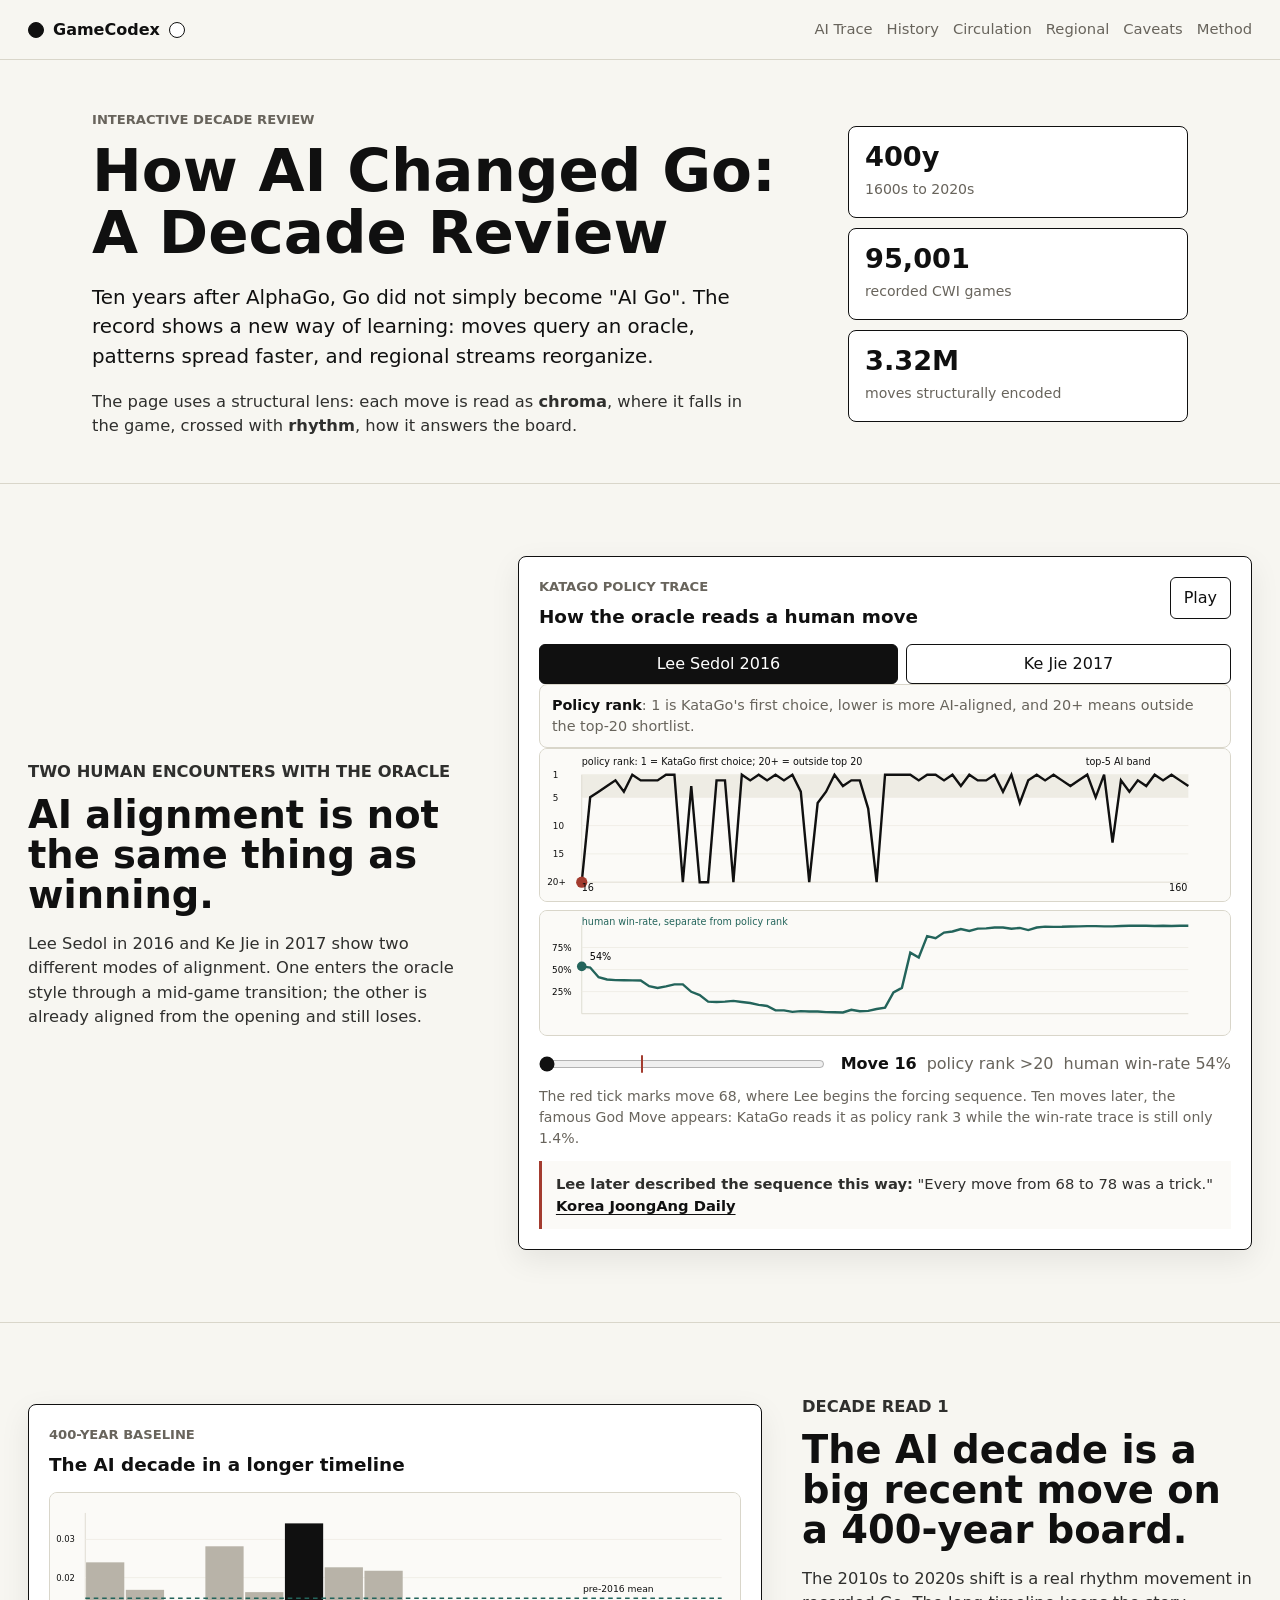
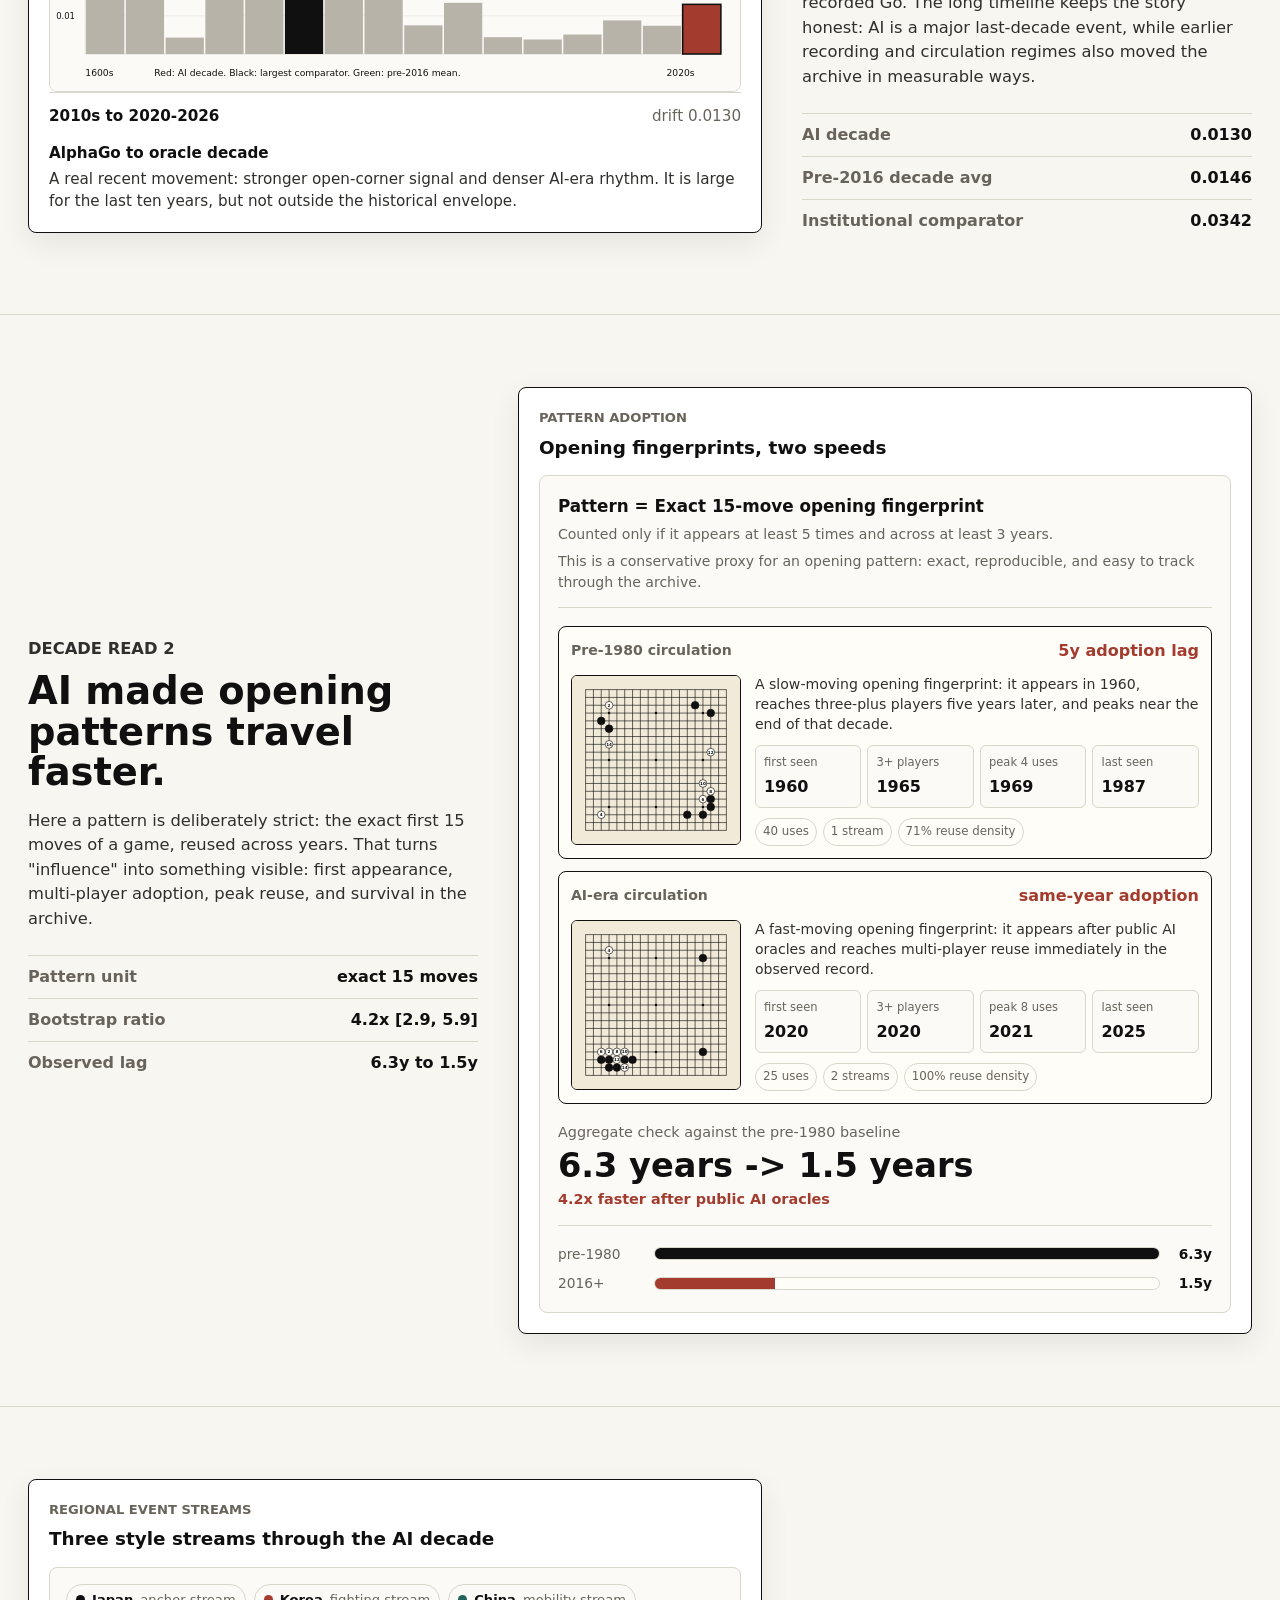
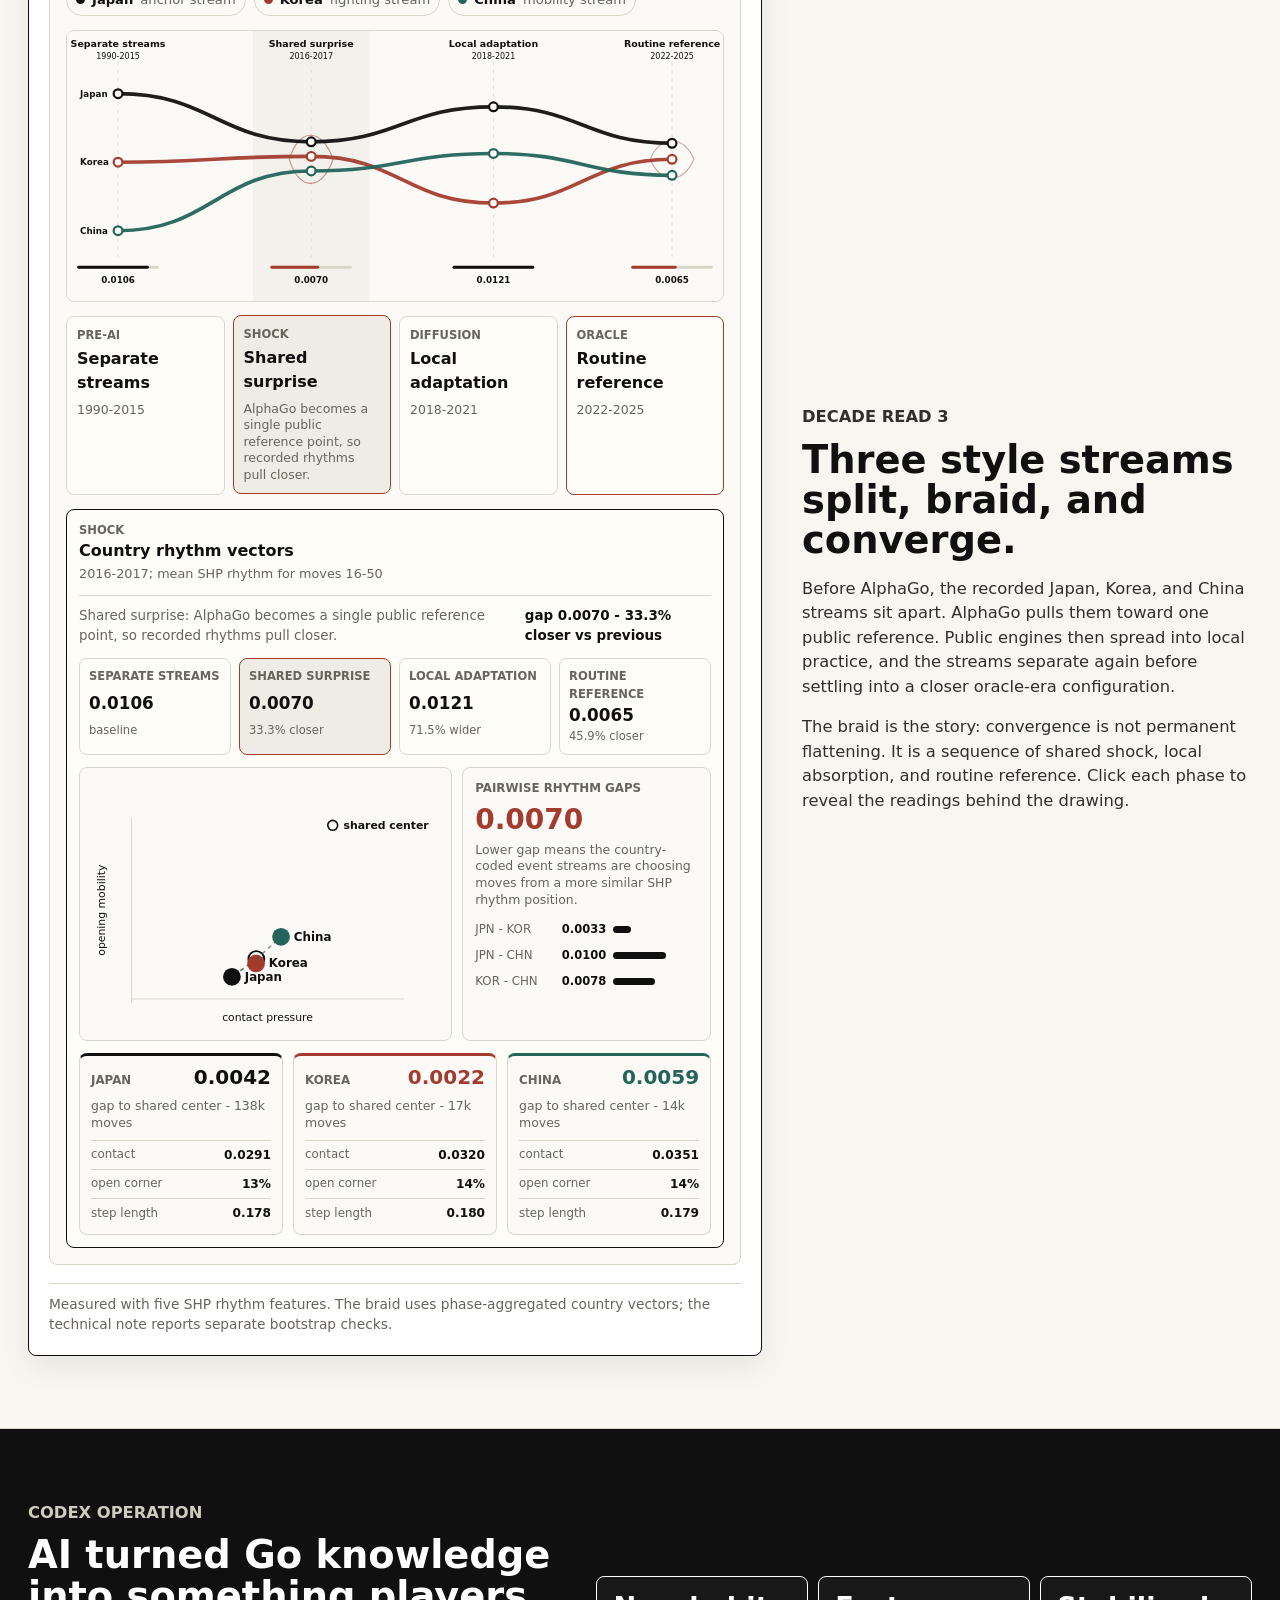
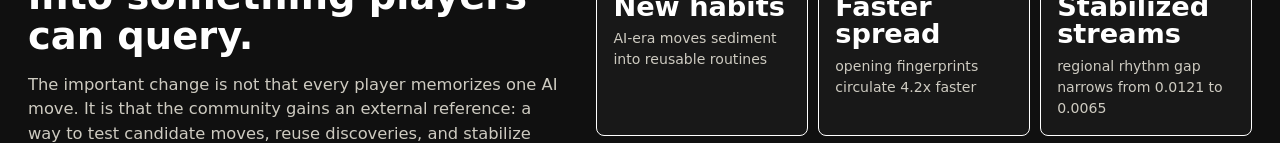
<file: index.html>
<!doctype html>
<html lang="en">
  <head>
    <meta charset="utf-8">
    <meta name="viewport" content="width=device-width, initial-scale=1">
    <meta http-equiv="refresh" content="0; url=site/">
    <title>GameCodex</title>
    <link rel="canonical" href="site/">
    <style>
      body {
        margin: 0;
        min-height: 100vh;
        display: grid;
        place-items: center;
        background: #fbfaf7;
        color: #101010;
        font: 16px/1.5 system-ui, -apple-system, BlinkMacSystemFont, "Segoe UI", sans-serif;
      }

      main {
        width: min(90vw, 520px);
        padding: 32px;
        border: 1px solid #101010;
        background: #fffdf8;
      }

      a {
        color: inherit;
        font-weight: 700;
      }
    </style>
  </head>
  <body>
    <main>
      <h1>GameCodex</h1>
      <p>Opening the interactive page...</p>
      <p><a href="site/">Continue to How AI Changed Go</a></p>
    </main>
  </body>
</html>
</file>
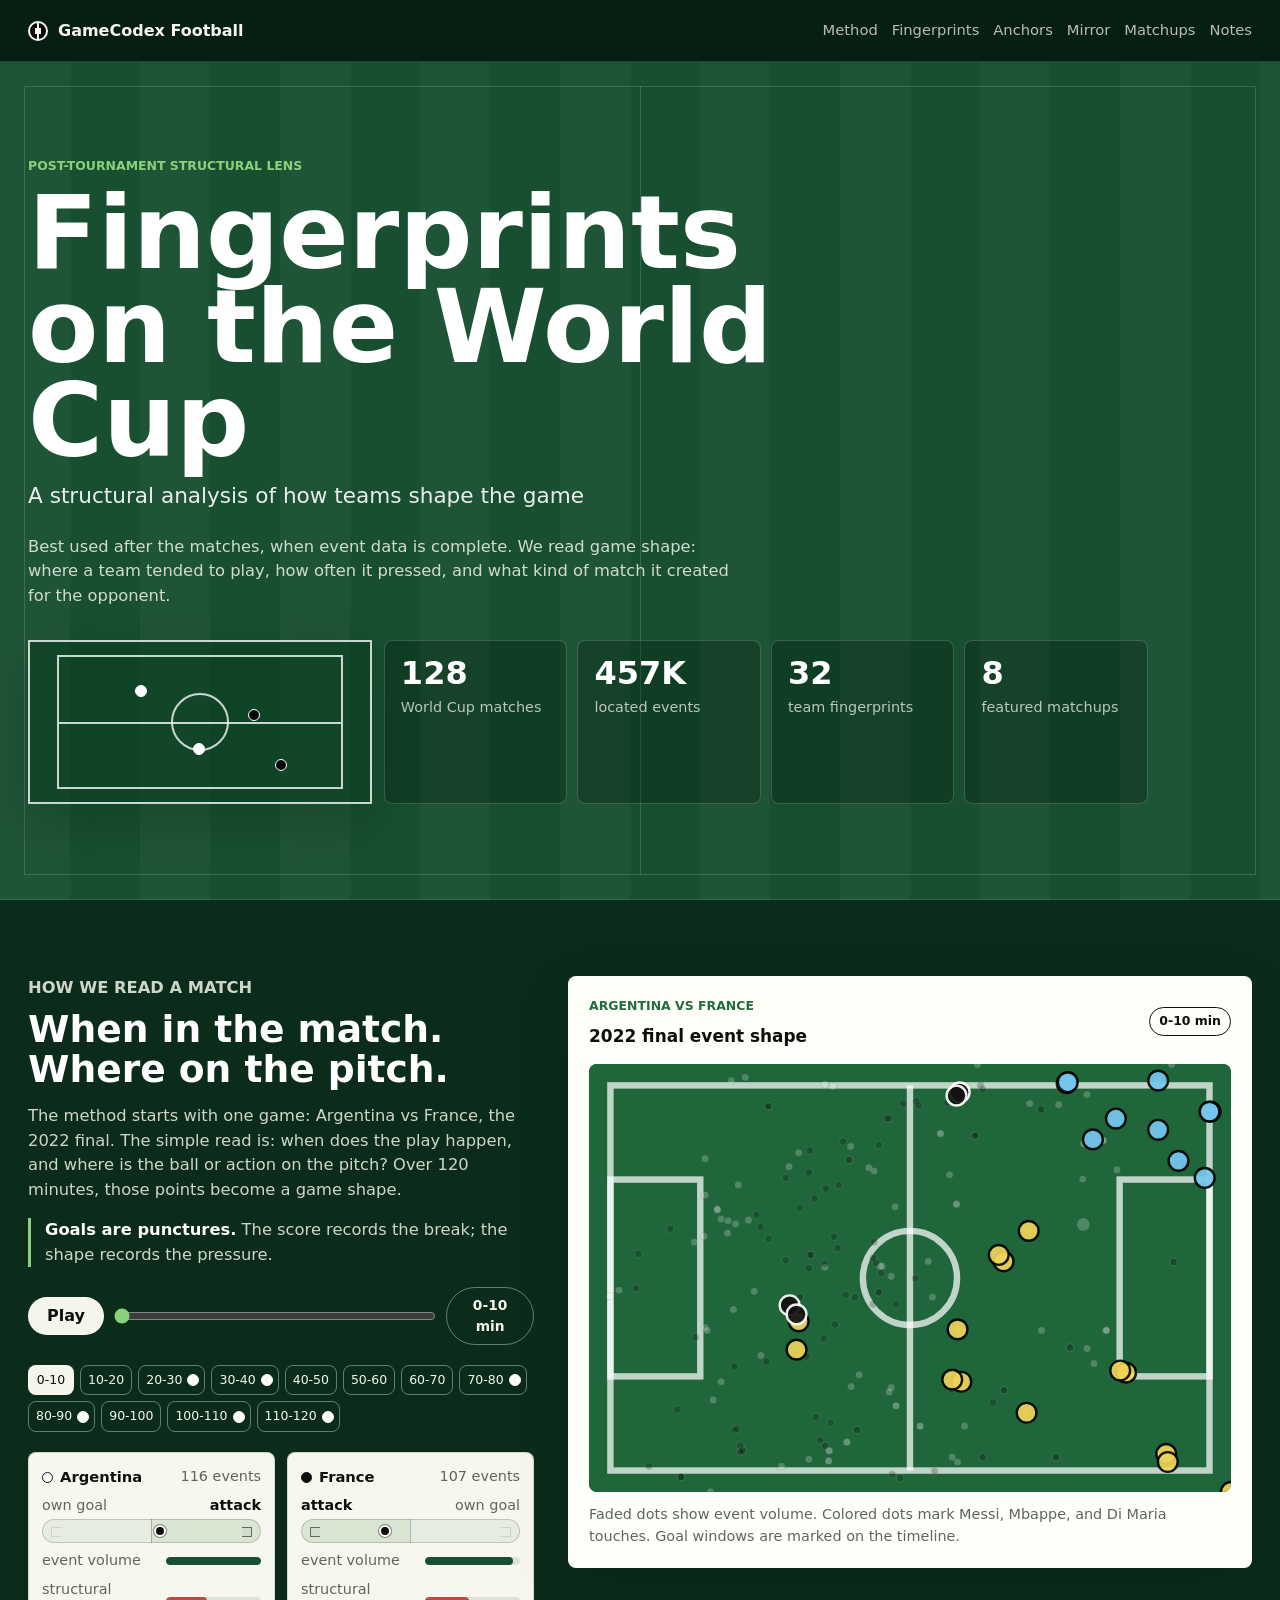
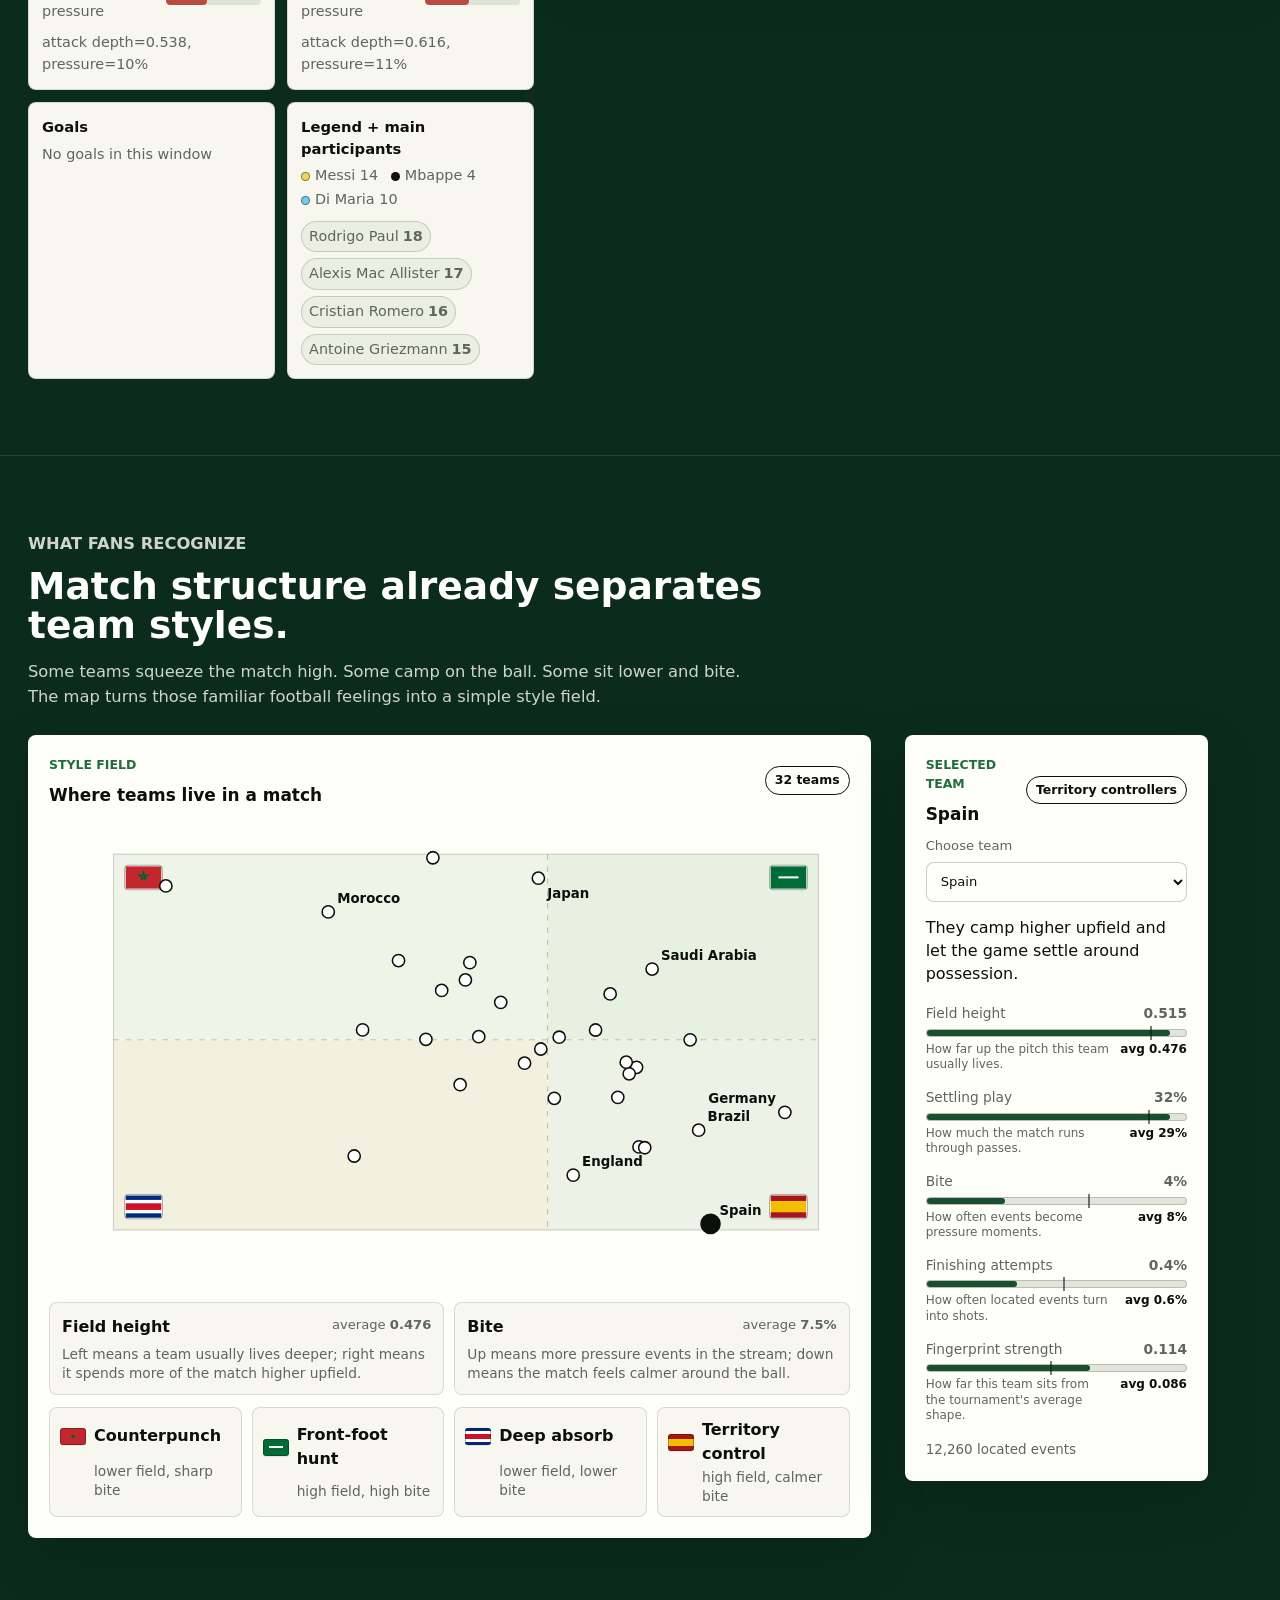
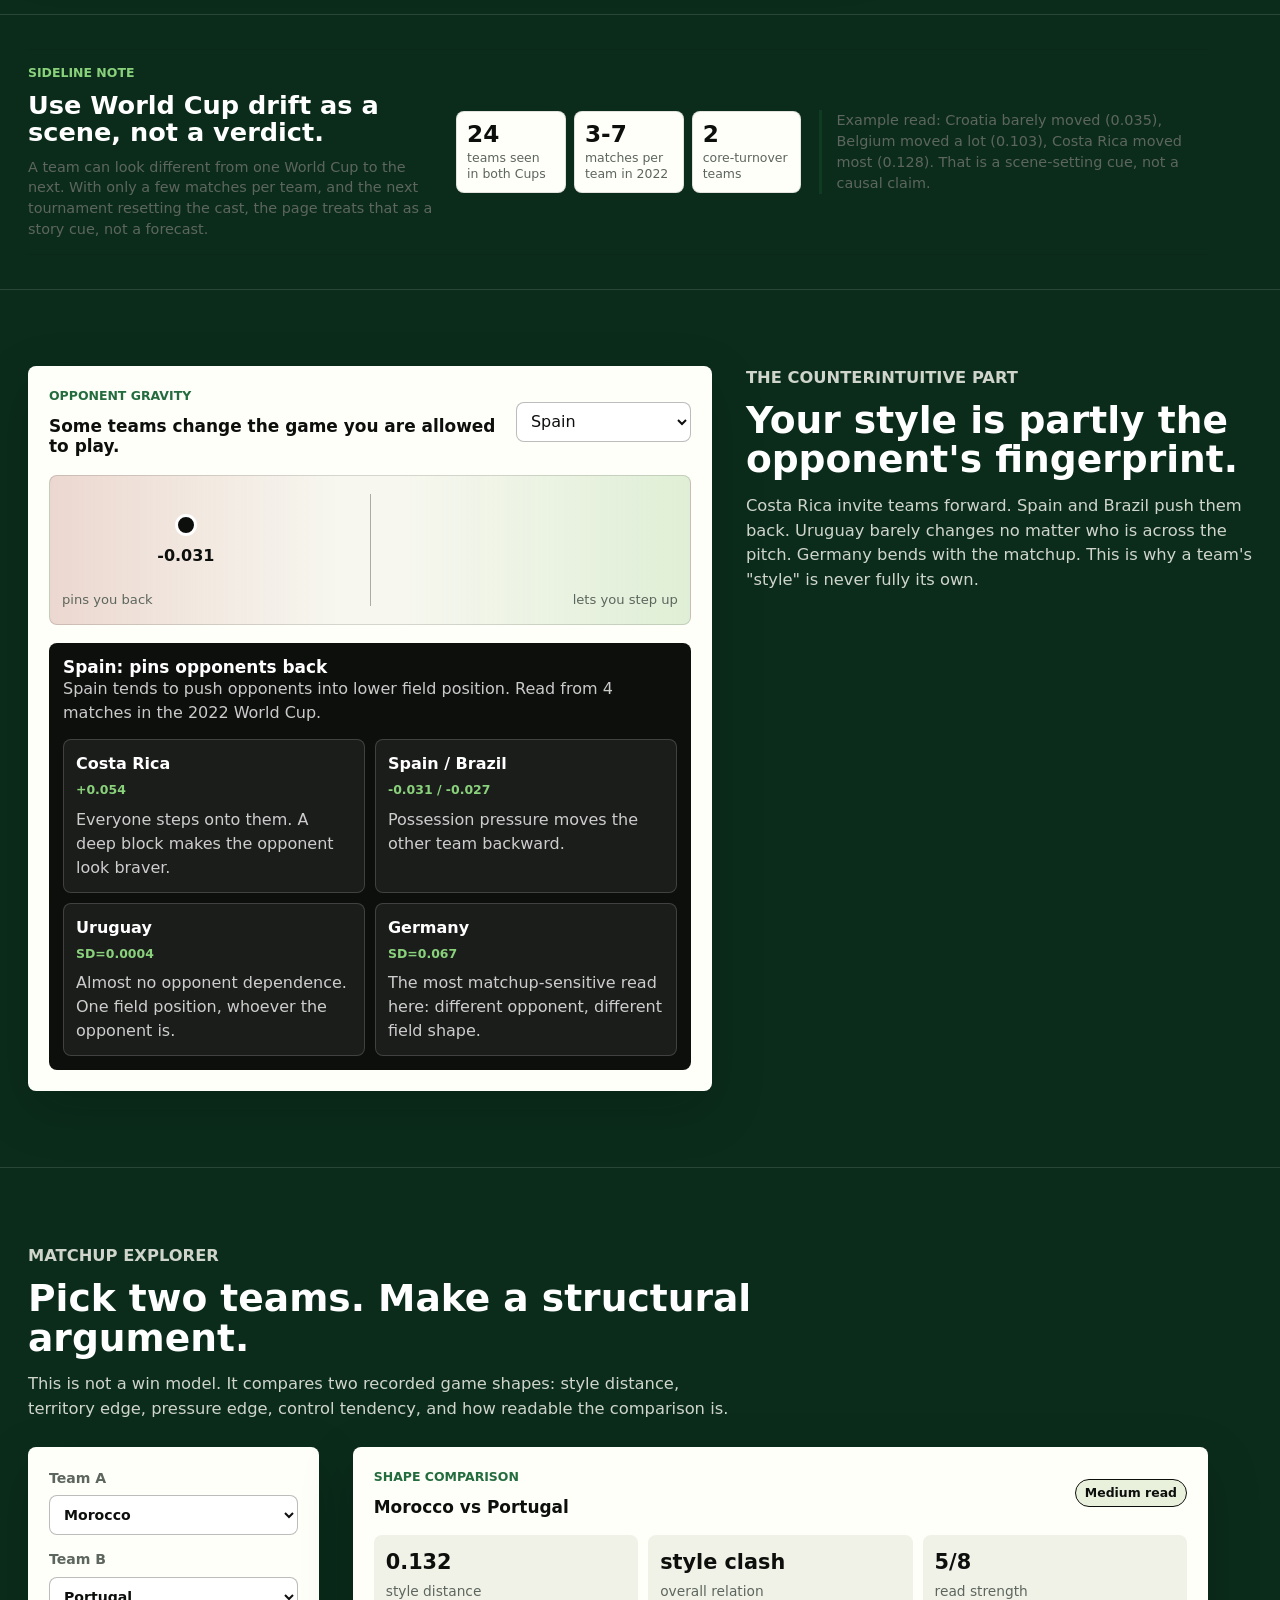
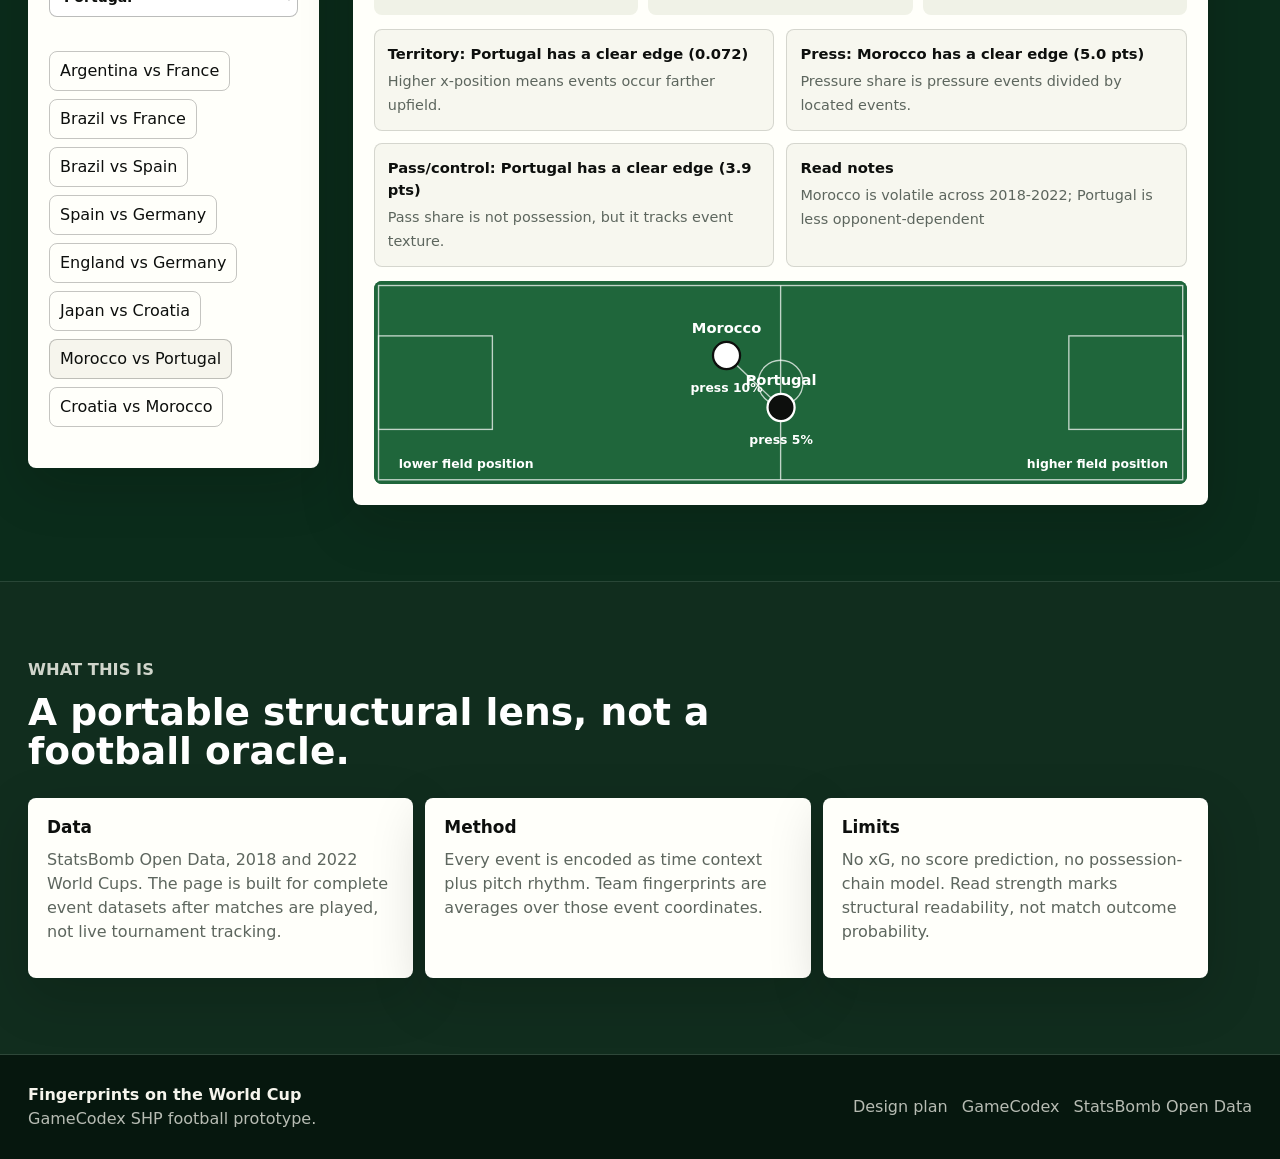
<file: football/index.html>
<!doctype html>
<html lang="en">
  <head>
    <meta charset="utf-8">
    <meta name="viewport" content="width=device-width, initial-scale=1">
    <title>Fingerprints on the World Cup</title>
    <meta
      name="description"
      content="A structural analysis of how World Cup teams shape the game using SHP football event fingerprints."
    >
    <link rel="stylesheet" href="styles.css?v=20260616-football-t">
  </head>
  <body>
    <header class="topbar">
      <a class="brand" href="#top" aria-label="Fingerprints on the World Cup home">
        <span class="ball-mark" aria-hidden="true"></span>
        <span>GameCodex Football</span>
      </a>
      <nav aria-label="Page sections">
        <a href="#method">Method</a>
        <a href="#fingerprints">Fingerprints</a>
        <a href="#anchors">Anchors</a>
        <a href="#mirror">Mirror</a>
        <a href="#matchups">Matchups</a>
        <a href="#notes">Notes</a>
      </nav>
    </header>

    <main id="top">
      <section class="hero section">
        <div class="hero-copy">
          <p class="eyebrow">Post-tournament structural lens</p>
          <h1>Fingerprints on the World Cup</h1>
          <p class="subtitle">A structural analysis of how teams shape the game</p>
          <p class="thesis">
            Best used after the matches, when event data is complete. We read
            game shape: where a team tended to play, how often it pressed, and
            what kind of match it created for the opponent.
          </p>
          <div class="hero-summary">
            <div class="hero-pitch" aria-hidden="true">
              <div class="pitch-lines"></div>
              <div class="hero-dot dot-a"></div>
              <div class="hero-dot dot-b"></div>
              <div class="hero-dot dot-c"></div>
              <div class="hero-dot dot-d"></div>
            </div>
            <div class="metric-grid" aria-label="Dataset summary">
              <article>
                <strong id="metric-matches">128</strong>
                <span>World Cup matches</span>
              </article>
              <article>
                <strong id="metric-events">456K</strong>
                <span>located events</span>
              </article>
              <article>
                <strong id="metric-teams">32</strong>
                <span>team fingerprints</span>
              </article>
              <article>
                <strong id="metric-matchups">8</strong>
                <span>featured matchups</span>
              </article>
            </div>
          </div>
        </div>
      </section>

      <section class="section split" id="method">
        <div class="section-copy">
          <p class="eyebrow">How we read a match</p>
          <h2>When in the match. Where on the pitch.</h2>
          <p>
            The method starts with one game: Argentina vs France, the 2022
            final. The simple read is: when does the play happen, and where is
            the ball or action on the pitch? Over 120 minutes, those points
            become a game shape.
          </p>
          <p class="plain-note story-line">
            <strong>Goals are punctures.</strong> The score records the break;
            the shape records the pressure.
          </p>
          <div class="play-row" aria-label="Final timeline controls">
            <button class="play-button" id="method-play" type="button">Play</button>
            <input id="method-slider" type="range" min="0" max="11" value="0" step="1" aria-label="Match time window">
            <span class="time-chip" id="method-window">0-10 min</span>
          </div>
          <div class="timeline-row" id="method-tabs" aria-label="Final timeline"></div>
          <div class="readout-grid" id="method-readouts"></div>
        </div>
        <div class="panel">
          <div class="panel-header">
            <div>
              <p class="eyebrow">Argentina vs France</p>
              <h3 id="method-title">2022 final event shape</h3>
            </div>
            <span class="badge" id="method-phase">0-45 min</span>
          </div>
          <svg class="pitch-svg" id="method-pitch" viewBox="0 0 120 80" role="img" aria-labelledby="method-title"></svg>
          <p class="caption">
            Faded dots show event volume. Colored dots mark Messi, Mbappe, and
            Di Maria touches. Goal windows are marked on the timeline.
          </p>
        </div>
      </section>

      <section class="section" id="fingerprints">
        <div class="section-copy narrow">
          <p class="eyebrow">What fans recognize</p>
          <h2>Match structure already separates team styles.</h2>
          <p>
            Some teams squeeze the match high. Some camp on the ball. Some sit
            lower and bite. The map turns those familiar football feelings into
            a simple style field.
          </p>
        </div>
        <div class="workspace two-column">
          <div class="panel">
            <div class="panel-header">
              <div>
                <p class="eyebrow">Style field</p>
                <h3>Where teams live in a match</h3>
              </div>
              <span class="badge">32 teams</span>
            </div>
            <svg class="scatter-svg" id="team-map" viewBox="0 0 720 420" role="img" aria-label="Team style field"></svg>
            <div class="style-map-guide" aria-label="Style field axes">
              <article>
                <strong>Field height</strong>
                <span>average <b id="field-height-avg">0.479</b></span>
                <p>Left means a team usually lives deeper; right means it spends more of the match higher upfield.</p>
              </article>
              <article>
                <strong>Bite</strong>
                <span>average <b id="bite-avg">7.6%</b></span>
                <p>Up means more pressure events in the stream; down means the match feels calmer around the ball.</p>
              </article>
            </div>
            <div class="zone-guide" aria-label="Style field regions">
              <article>
                <span class="flag-chip flag-mar" aria-hidden="true"></span>
                <strong>Counterpunch</strong>
                <p>lower field, sharp bite</p>
              </article>
              <article>
                <span class="flag-chip flag-ksa" aria-hidden="true"></span>
                <strong>Front-foot hunt</strong>
                <p>high field, high bite</p>
              </article>
              <article>
                <span class="flag-chip flag-crc" aria-hidden="true"></span>
                <strong>Deep absorb</strong>
                <p>lower field, lower bite</p>
              </article>
              <article>
                <span class="flag-chip flag-esp" aria-hidden="true"></span>
                <strong>Territory control</strong>
                <p>high field, calmer bite</p>
              </article>
            </div>
          </div>
          <aside class="detail-panel" id="team-detail" aria-live="polite"></aside>
        </div>
      </section>

      <section class="section compact-section" id="anchors">
        <div class="thin-read-panel">
          <div class="thin-read-copy">
            <p class="eyebrow">Sideline note</p>
            <h2>Use World Cup drift as a scene, not a verdict.</h2>
            <p>
              A team can look different from one World Cup to the next. With
              only a few matches per team, and the next tournament resetting
              the cast, the page treats that as a story cue, not a forecast.
            </p>
          </div>
          <div class="thin-read-stats" id="anchor-bars"></div>
          <p class="thin-read-example" id="anchor-examples"></p>
        </div>
      </section>

      <section class="section split reverse" id="mirror">
        <div class="panel">
          <div class="panel-header">
            <div>
              <p class="eyebrow">Opponent gravity</p>
              <h3>Some teams change the game you are allowed to play.</h3>
            </div>
            <select id="opponent-select" aria-label="Select opponent"></select>
          </div>
          <div class="mirror-axis" id="mirror-axis" aria-label="Opponent x-position shift"></div>
          <div class="mirror-card" id="mirror-card"></div>
        </div>
        <div class="section-copy">
          <p class="eyebrow">The counterintuitive part</p>
          <h2>Your style is partly the opponent's fingerprint.</h2>
          <p>
            Costa Rica invite teams forward. Spain and Brazil push them back.
            Uruguay barely changes no matter who is across the pitch. Germany
            bends with the matchup. This is why a team's "style" is never fully
            its own.
          </p>
        </div>
      </section>

      <section class="section" id="matchups">
        <div class="section-copy narrow">
          <p class="eyebrow">Matchup explorer</p>
          <h2>Pick two teams. Make a structural argument.</h2>
          <p>
            This is not a win model. It compares two recorded game shapes:
            style distance, territory edge, pressure edge, control tendency,
            and how readable the comparison is.
          </p>
        </div>
        <div class="matchup-shell">
          <div class="selector-panel">
            <label>
              Team A
              <select id="team-a"></select>
            </label>
            <label>
              Team B
              <select id="team-b"></select>
            </label>
            <div class="featured-row" id="featured-matchups" aria-label="Featured matchups"></div>
          </div>
          <div class="panel matchup-panel">
            <div class="panel-header">
              <div>
                <p class="eyebrow">Shape comparison</p>
                <h3 id="matchup-title">Morocco vs Portugal</h3>
              </div>
              <span class="badge" id="matchup-confidence">Read</span>
            </div>
            <div class="matchup-score" id="matchup-score"></div>
            <div class="matchup-grid" id="matchup-grid"></div>
            <svg class="duel-svg" id="duel-svg" viewBox="0 0 720 180" role="img" aria-label="Matchup territory and pressure comparison"></svg>
          </div>
        </div>
      </section>

      <section class="section notes" id="notes">
        <div class="section-copy narrow">
          <p class="eyebrow">What this is</p>
          <h2>A portable structural lens, not a football oracle.</h2>
        </div>
        <div class="note-grid">
          <article>
            <h3>Data</h3>
            <p>
              StatsBomb Open Data, 2018 and 2022 World Cups. The page is built
              for complete event datasets after matches are played, not live
              tournament tracking.
            </p>
          </article>
          <article>
            <h3>Method</h3>
            <p>
              Every event is encoded as time context plus pitch rhythm. Team
              fingerprints are averages over those event coordinates.
            </p>
          </article>
          <article>
            <h3>Limits</h3>
            <p>
              No xG, no score prediction, no possession-chain model. Read
              strength marks structural readability, not match outcome probability.
            </p>
          </article>
        </div>
      </section>
    </main>

    <footer class="footer">
      <div>
        <strong>Fingerprints on the World Cup</strong>
        <span>GameCodex SHP football prototype.</span>
      </div>
      <div class="footer-links">
        <a href="DESIGN_PLAN.md">Design plan</a>
        <a href="../README.md">GameCodex</a>
        <a href="https://github.com/statsbomb/open-data">StatsBomb Open Data</a>
      </div>
    </footer>

    <script src="data/football-data.js?v=20260616-football-t"></script>
    <script src="main.js?v=20260616-football-t"></script>
  </body>
</html>
</file>
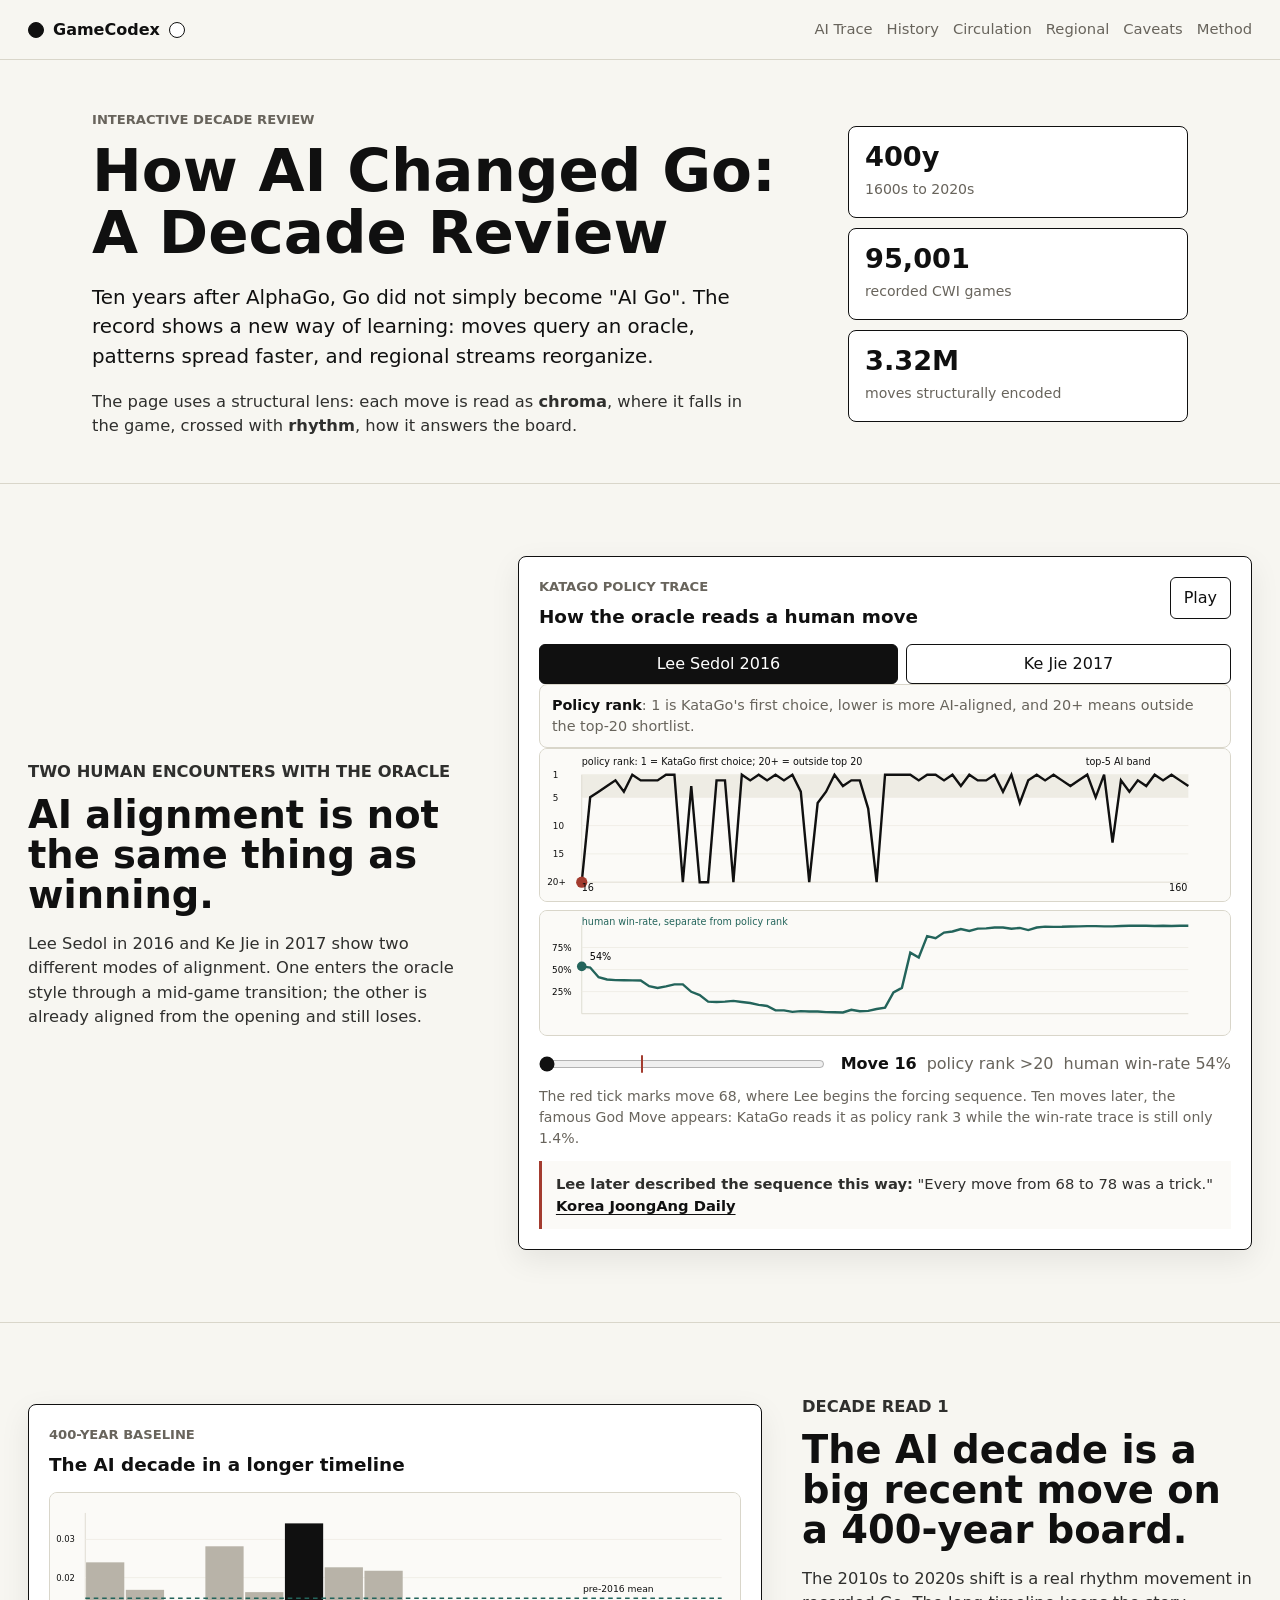
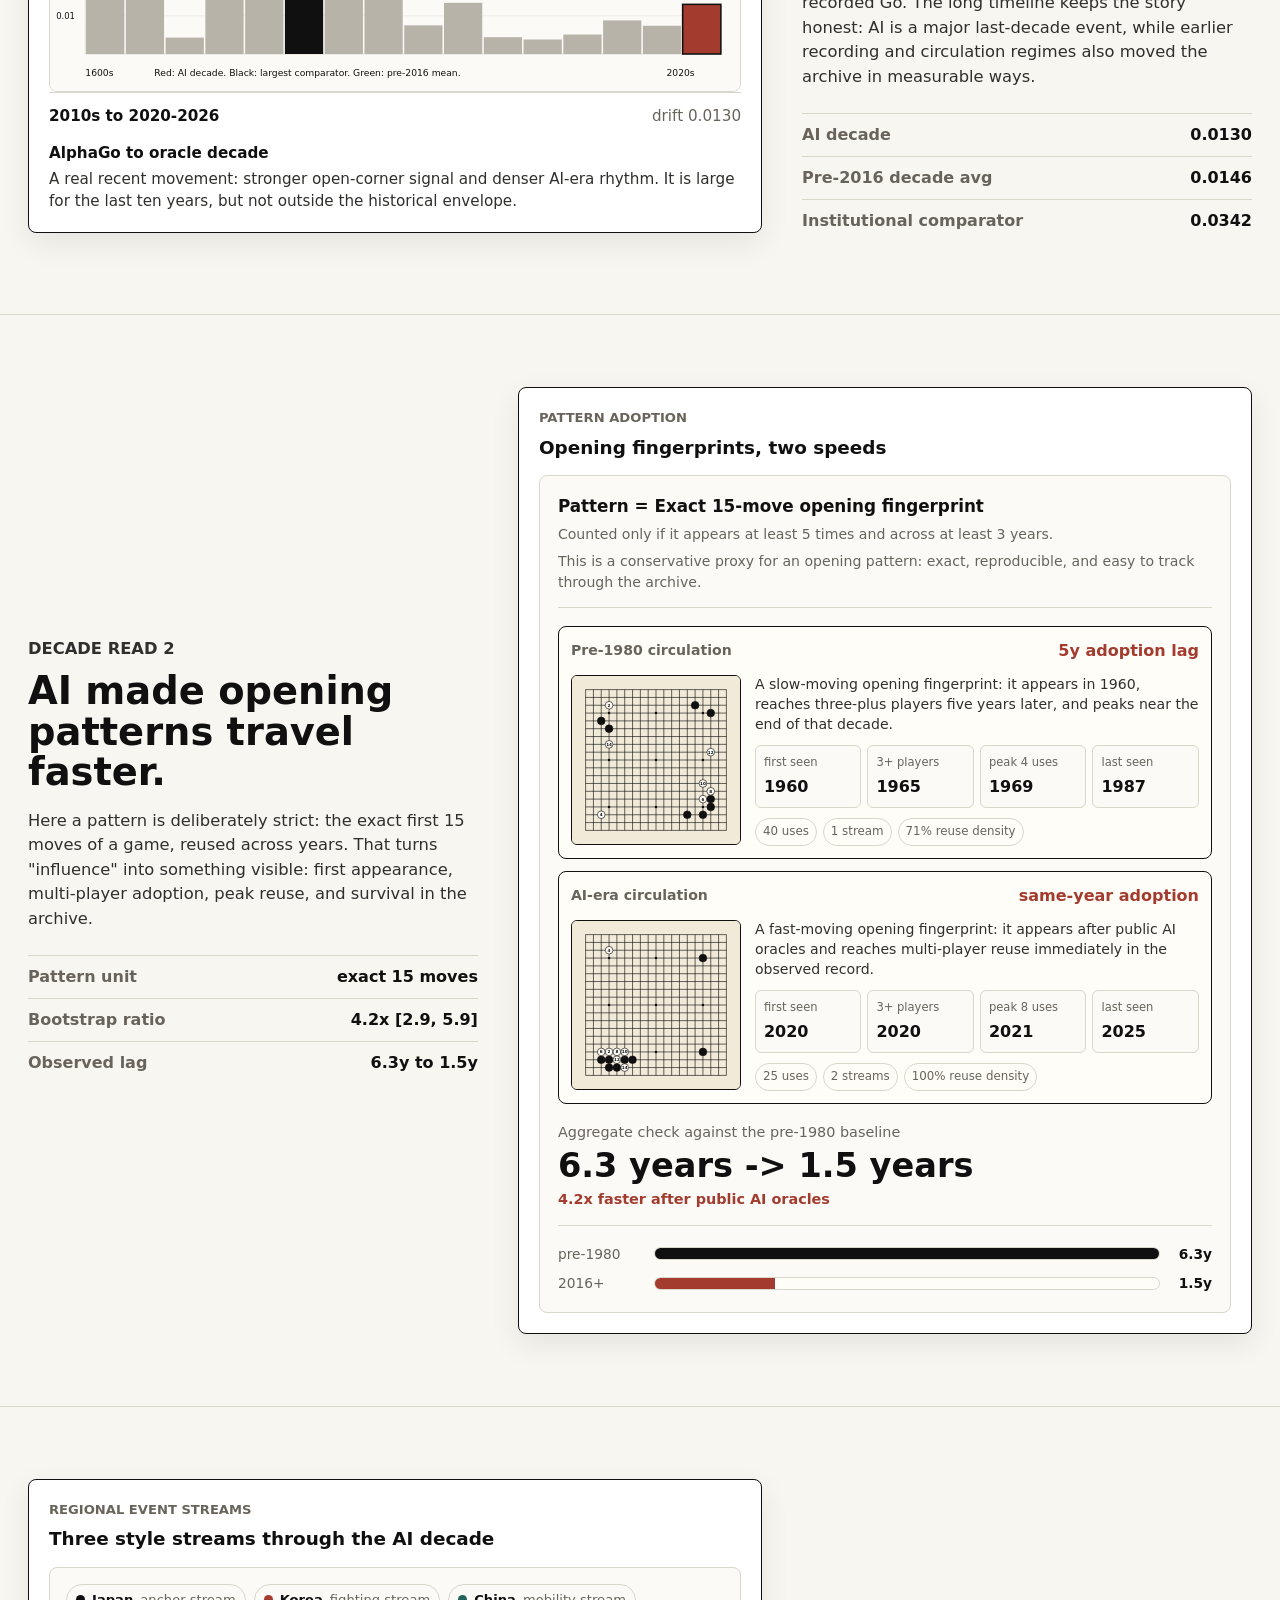
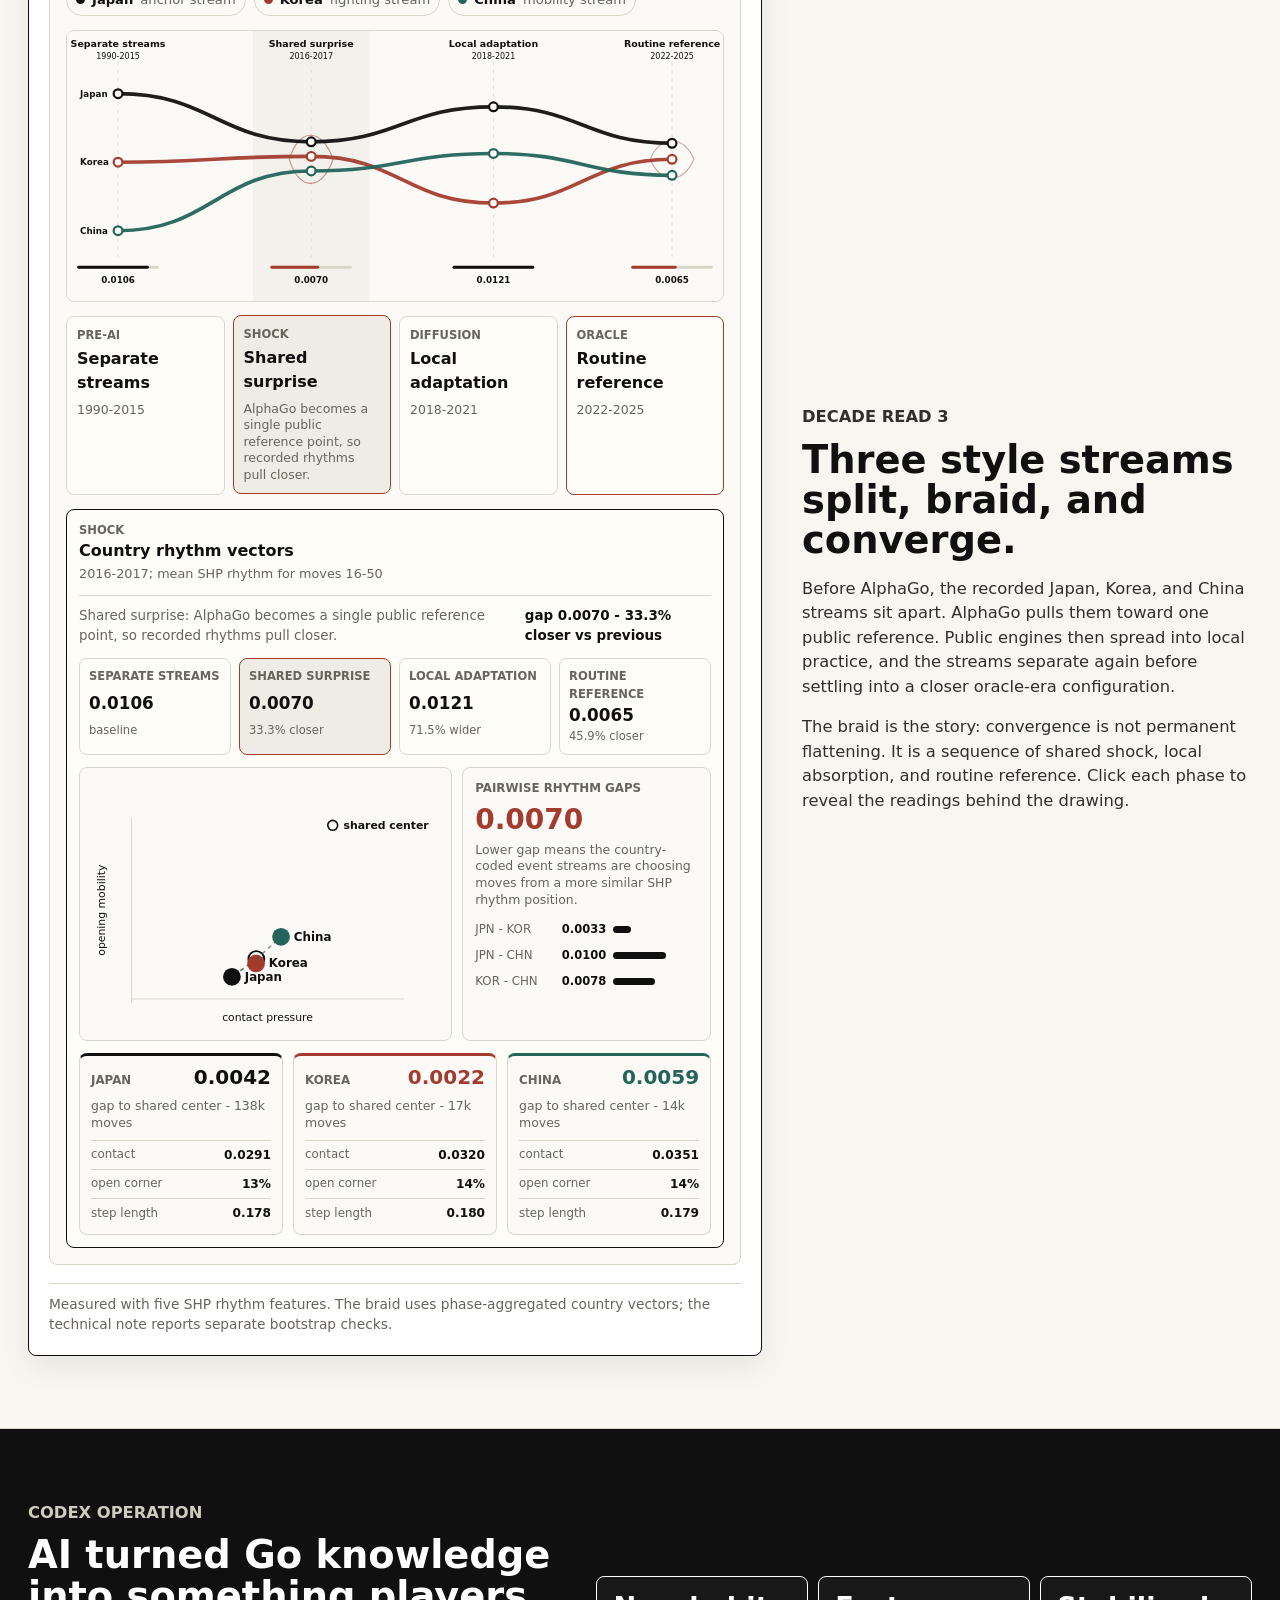
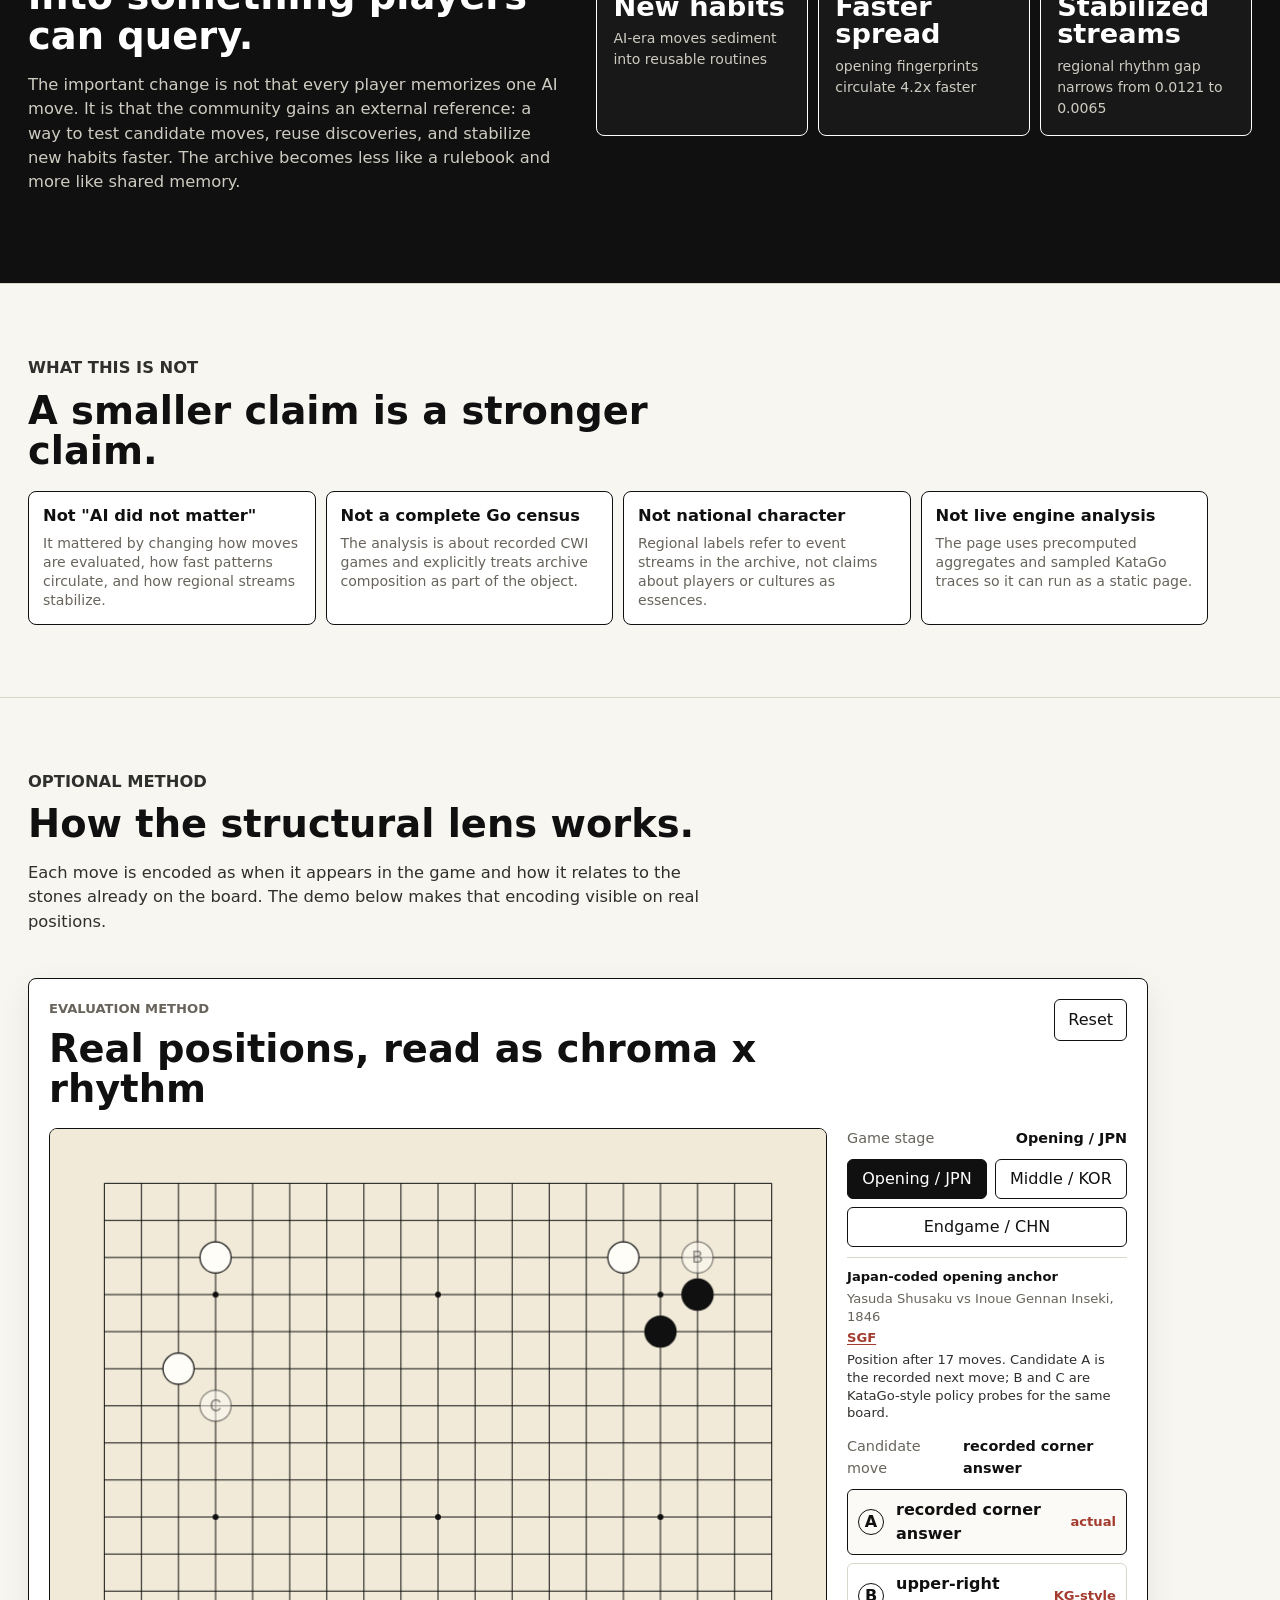
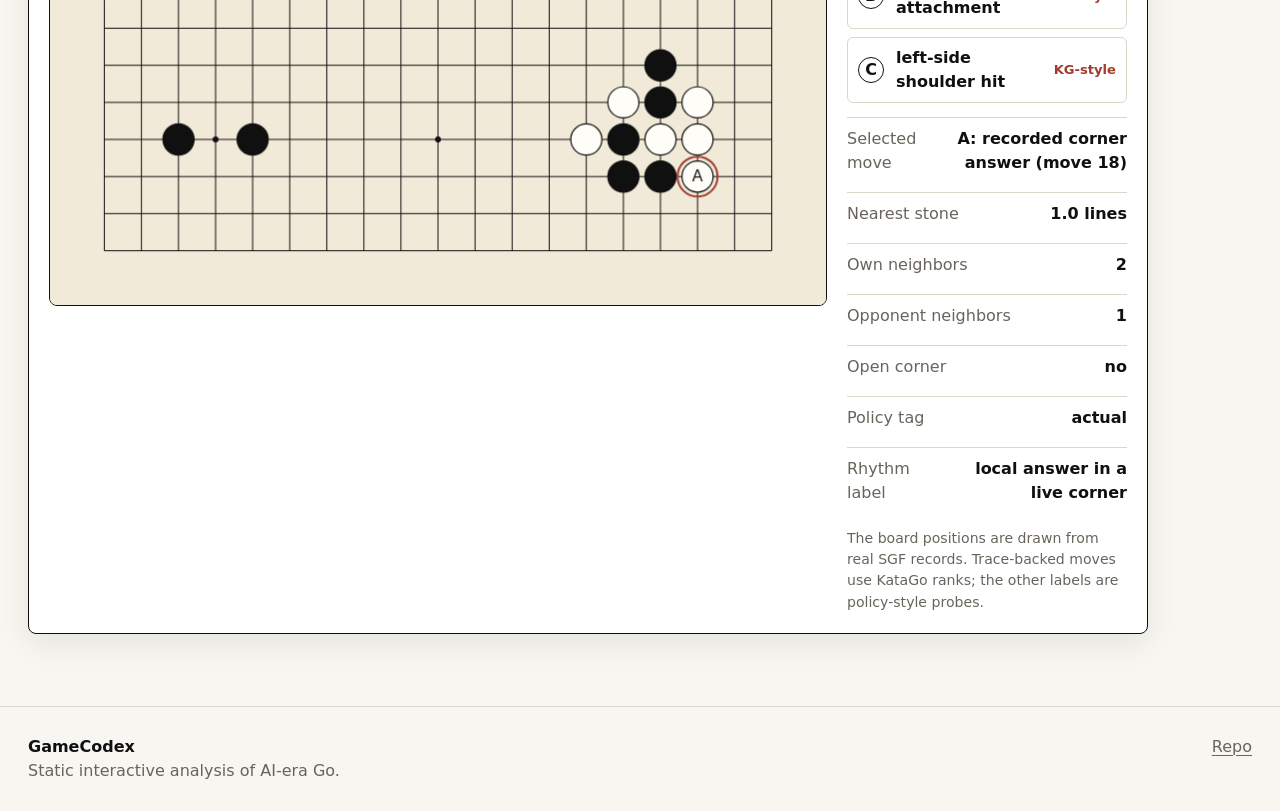
<file: site/index.html>
<!doctype html>
<html lang="en">
  <head>
    <meta charset="utf-8">
    <meta name="viewport" content="width=device-width, initial-scale=1">
    <title>How AI Changed Go: A Decade Review</title>
    <meta
      name="description"
      content="An interactive GameCodex decade review of AlphaGo, SHP move structure, adoption speed, long Go history, and regional Codex flow."
    >
    <link rel="canonical" href="https://jackeylgene.github.io/GameCodex/site/">
    <meta property="og:type" content="website">
    <meta property="og:title" content="How AI Changed Go: A Decade Review">
    <meta
      property="og:description"
      content="An interactive structural analysis of AI-era Go across 95,001 recorded games and four centuries."
    >
    <meta property="og:url" content="https://jackeylgene.github.io/GameCodex/site/">
    <meta name="twitter:card" content="summary">
    <meta name="twitter:title" content="How AI Changed Go: A Decade Review">
    <meta
      name="twitter:description"
      content="An interactive structural analysis of AI-era Go across 95,001 recorded games and four centuries."
    >
    <link rel="stylesheet" href="styles.css?v=20260617-release-final-1">
  </head>
  <body>
    <header class="topbar">
      <a class="wordmark" href="#top" aria-label="GameCodex home">
        <span class="stone stone-black"></span>
        <span>GameCodex</span>
        <span class="stone stone-white"></span>
      </a>
      <nav aria-label="Page sections">
        <a href="#trace">AI Trace</a>
        <a href="#history">History</a>
        <a href="#circulation">Circulation</a>
        <a href="#regional">Regional</a>
        <a href="#caveats">Caveats</a>
        <a href="#lens">Method</a>
      </nav>
    </header>

    <main id="top">
      <section class="hero section-band">
        <div class="hero-copy">
          <p class="eyebrow">Interactive decade review</p>
          <h1>How AI Changed Go: A Decade Review</h1>
          <p class="thesis">
            Ten years after AlphaGo, Go did not simply become "AI Go".
            The record shows a new way of learning: moves query an oracle,
            patterns spread faster, and regional streams reorganize.
          </p>
          <p class="plain-note">
            The page uses a structural lens: each move is read as
            <strong>chroma</strong>, where it falls in the game, crossed with
            <strong>rhythm</strong>, how it answers the board.
          </p>
        </div>
          <div class="metric-row" aria-label="Core results">
            <div class="metric">
              <span class="metric-value">400y</span>
              <span class="metric-label">1600s to 2020s</span>
            </div>
            <div class="metric">
              <span class="metric-value">95,001</span>
              <span class="metric-label">recorded CWI games</span>
            </div>
            <div class="metric">
              <span class="metric-value">3.32M</span>
              <span class="metric-label">moves structurally encoded</span>
            </div>
          </div>
      </section>

      <section class="section-band split" id="trace">
        <div class="section-copy">
          <p class="eyebrow">Two human encounters with the oracle</p>
          <h2>AI alignment is not the same thing as winning.</h2>
          <p>
            Lee Sedol in 2016 and Ke Jie in 2017 show two different modes of
            alignment. One enters the oracle style through a mid-game transition;
            the other is already aligned from the opening and still loses.
          </p>
        </div>
        <section class="tool-panel trace-panel" aria-labelledby="trace-title">
          <div class="panel-header">
            <div>
              <p class="eyebrow">KataGo policy trace</p>
              <h3 id="trace-title">How the oracle reads a human move</h3>
            </div>
            <button class="text-button" id="play-trace" type="button">Play</button>
          </div>
          <div class="toggle-row" id="game-tabs" role="tablist" aria-label="Select game"></div>
          <p class="policy-primer">
            <strong>Policy rank</strong>: 1 is KataGo's first choice, lower is more AI-aligned,
            and 20+ means outside the top-20 shortlist.
          </p>
          <div id="trace-chart" class="chart trace-chart" role="img" aria-label="Policy-rank chart"></div>
          <div id="winrate-chart" class="mini-chart" role="img" aria-label="Human win-rate chart"></div>
          <div class="trace-controls">
            <div class="trace-slider-wrap">
              <div class="trace-slider-markers" id="trace-slider-markers" aria-hidden="true"></div>
              <input id="trace-slider" type="range" min="0" max="1" value="0">
            </div>
            <div class="trace-readout">
              <strong id="trace-move">Move -</strong>
              <span id="trace-rank">rank -</span>
              <span id="trace-winrate">win-rate -</span>
            </div>
          </div>
          <p class="small-note" id="trace-note"></p>
          <p class="trace-quote" id="trace-quote" hidden></p>
        </section>
      </section>

      <section class="section-band split reverse" id="history">
        <section class="tool-panel" aria-labelledby="history-title">
          <div class="panel-header">
            <div>
              <p class="eyebrow">400-year baseline</p>
              <h3 id="history-title">The AI decade in a longer timeline</h3>
            </div>
          </div>
          <div id="drift-chart" class="chart bar-chart" role="img" aria-label="Decade drift bars"></div>
          <div class="detail-strip" id="drift-detail"></div>
        </section>
        <div class="section-copy">
          <p class="eyebrow">Decade read 1</p>
          <h2>The AI decade is a big recent move on a 400-year board.</h2>
          <p>
            The 2010s to 2020s shift is a real rhythm movement in recorded Go.
            The long timeline keeps the story honest: AI is a major last-decade
            event, while earlier recording and circulation regimes also moved
            the archive in measurable ways.
          </p>
          <div class="fact-stack">
            <div><strong>AI decade</strong><span>0.0130</span></div>
            <div><strong>Pre-2016 decade avg</strong><span>0.0146</span></div>
            <div><strong>Institutional comparator</strong><span>0.0342</span></div>
          </div>
        </div>
      </section>

      <section class="section-band split" id="circulation">
        <div class="section-copy">
          <p class="eyebrow">Decade read 2</p>
          <h2>AI made opening patterns travel faster.</h2>
          <p>
            Here a pattern is deliberately strict: the exact first 15 moves of
            a game, reused across years. That turns "influence" into something
            visible: first appearance, multi-player adoption, peak reuse, and
            survival in the archive.
          </p>
          <div class="fact-stack">
            <div><strong>Pattern unit</strong><span>exact 15 moves</span></div>
            <div><strong>Bootstrap ratio</strong><span>4.2x [2.9, 5.9]</span></div>
            <div><strong>Observed lag</strong><span>6.3y to 1.5y</span></div>
          </div>
        </div>
        <section class="tool-panel" aria-labelledby="adoption-title">
          <div class="panel-header">
            <div>
              <p class="eyebrow">Pattern adoption</p>
              <h3 id="adoption-title">Opening fingerprints, two speeds</h3>
            </div>
          </div>
          <div id="adoption-chart" class="chart bar-chart" role="img" aria-label="Pattern adoption by era"></div>
        </section>
      </section>

      <section class="section-band split reverse" id="regional">
        <section class="tool-panel" aria-labelledby="regional-title">
          <div class="panel-header">
            <div>
              <p class="eyebrow">Regional event streams</p>
              <h3 id="regional-title">Three style streams through the AI decade</h3>
            </div>
          </div>
          <div id="regional-chart" class="chart bar-chart" role="img" aria-label="Regional distance by AI phase"></div>
          <div id="signature-chart" class="signature-grid"></div>
        </section>
        <div class="section-copy">
          <p class="eyebrow">Decade read 3</p>
          <h2>Three style streams split, braid, and converge.</h2>
          <p>
            Before AlphaGo, the recorded Japan, Korea, and China streams sit
            apart. AlphaGo pulls them toward one public reference. Public
            engines then spread into local practice, and the streams separate
            again before settling into a closer oracle-era configuration.
          </p>
          <p>
            The braid is the story: convergence is not permanent flattening.
            It is a sequence of shared shock, local absorption, and routine
            reference.
            Click each phase to reveal the readings behind the drawing.
          </p>
        </div>
      </section>

      <section class="section-band codex-band" id="codex">
        <div class="section-copy wide-copy">
          <p class="eyebrow">Codex operation</p>
          <h2>AI turned Go knowledge into something players can query.</h2>
          <p>
            The important change is not that every player memorizes one AI move.
            It is that the community gains an external reference: a way to test
            candidate moves, reuse discoveries, and stabilize new habits faster.
            The archive becomes less like a rulebook and more like shared memory.
          </p>
        </div>
        <div class="metric-row codex-metrics">
          <div class="metric">
            <span class="metric-value">New habits</span>
            <span class="metric-label">AI-era moves sediment into reusable routines</span>
          </div>
          <div class="metric">
            <span class="metric-value">Faster spread</span>
            <span class="metric-label">opening fingerprints circulate 4.2x faster</span>
          </div>
          <div class="metric">
            <span class="metric-value">Stabilized streams</span>
            <span class="metric-label">regional rhythm gap narrows from 0.0121 to 0.0065</span>
          </div>
        </div>
      </section>

      <section class="section-band caveat-band" id="caveats">
        <div class="section-copy wide-copy">
          <p class="eyebrow">What this is not</p>
          <h2>A smaller claim is a stronger claim.</h2>
        </div>
        <div class="caveat-grid">
          <article>
            <h3>Not "AI did not matter"</h3>
            <p>It mattered by changing how moves are evaluated, how fast patterns circulate, and how regional streams stabilize.</p>
          </article>
          <article>
            <h3>Not a complete Go census</h3>
            <p>The analysis is about recorded CWI games and explicitly treats archive composition as part of the object.</p>
          </article>
          <article>
            <h3>Not national character</h3>
            <p>Regional labels refer to event streams in the archive, not claims about players or cultures as essences.</p>
          </article>
          <article>
            <h3>Not live engine analysis</h3>
            <p>The page uses precomputed aggregates and sampled KataGo traces so it can run as a static page.</p>
          </article>
        </div>
      </section>

      <section class="section-band method-band" id="lens">
        <div class="section-copy wide-copy">
          <p class="eyebrow">Optional method</p>
          <h2>How the structural lens works.</h2>
          <p>
            Each move is encoded as when it appears in the game and how it
            relates to the stones already on the board. The demo below makes
            that encoding visible on real positions.
          </p>
        </div>
        <div class="tool-panel board-tool" aria-labelledby="board-title">
          <div class="panel-header">
            <div>
              <p class="eyebrow">Evaluation method</p>
              <h2 id="board-title">Real positions, read as chroma x rhythm</h2>
            </div>
            <button class="text-button" id="reset-board" type="button">Reset</button>
          </div>
          <div class="board-layout">
            <canvas id="go-board" width="720" height="720" aria-label="Go board rhythm demo"></canvas>
            <div class="readout" aria-live="polite">
              <div class="stage-block">
                <div class="slider-label">
                  Game stage
                  <span id="stage-label">Opening</span>
                </div>
                <div class="toggle-row" id="stage-tabs" role="tablist" aria-label="Select game stage"></div>
                <p class="stage-source" id="stage-source"></p>
              </div>
              <div class="candidate-block">
                <div class="slider-label">
                  Candidate move
                  <span id="candidate-label">-</span>
                </div>
                <div id="candidate-list" class="candidate-list"></div>
              </div>
              <dl class="feature-list">
                <div>
                  <dt>Selected move</dt>
                  <dd id="feat-move">-</dd>
                </div>
                <div>
                  <dt>Nearest stone</dt>
                  <dd id="feat-distance">-</dd>
                </div>
                <div>
                  <dt>Own neighbors</dt>
                  <dd id="feat-own">-</dd>
                </div>
                <div>
                  <dt>Opponent neighbors</dt>
                  <dd id="feat-opp">-</dd>
                </div>
                <div>
                  <dt>Open corner</dt>
                  <dd id="feat-corner">-</dd>
                </div>
                <div>
                  <dt>Policy tag</dt>
                  <dd id="feat-ai-gap">-</dd>
                </div>
                <div>
                  <dt>Rhythm label</dt>
                  <dd id="feat-label">-</dd>
                </div>
              </dl>
              <p class="small-note">
                The board positions are drawn from real SGF records. Trace-backed
                moves use KataGo ranks; the other labels are policy-style probes.
              </p>
            </div>
          </div>
        </div>
      </section>
    </main>

    <footer class="footer">
      <div>
        <strong>GameCodex</strong>
        <span>Static interactive analysis of AI-era Go.</span>
      </div>
      <div class="footer-links">
        <a href="https://github.com/jackeylgene/GameCodex">Repo</a>
      </div>
    </footer>

    <script src="data/app-data.js?v=20260617-release-final-1"></script>
    <script src="main.js?v=20260617-release-final-1"></script>
  </body>
</html>
</file>
<file: football/styles.css>
:root {
  --grass: #174f30;
  --grass-dark: #0b2c1b;
  --grass-soft: #2d6b43;
  --line: rgba(244, 246, 236, 0.62);
  --paper: #f6f5ed;
  --ink: #0d0f0d;
  --muted: #5d665e;
  --panel: #fffffa;
  --black: #050705;
  --white: #ffffff;
  --green: #8ad17c;
  --yellow: #d7c56a;
  --red: #b94b42;
  --shadow: rgba(2, 12, 6, 0.24);
}

* {
  box-sizing: border-box;
}

html {
  scroll-behavior: smooth;
}

body {
  margin: 0;
  background: var(--grass-dark);
  color: var(--paper);
  font-family: Inter, ui-sans-serif, system-ui, -apple-system, BlinkMacSystemFont, "Segoe UI", sans-serif;
  line-height: 1.5;
}

a {
  color: inherit;
  text-underline-offset: 0.18em;
}

button,
select {
  font: inherit;
}

.topbar {
  position: sticky;
  top: 0;
  z-index: 20;
  display: flex;
  align-items: center;
  justify-content: space-between;
  gap: 22px;
  min-height: 62px;
  padding: 10px 28px;
  border-bottom: 1px solid rgba(255, 255, 255, 0.14);
  background: rgba(8, 31, 19, 0.94);
  backdrop-filter: blur(10px);
}

.brand {
  display: inline-flex;
  align-items: center;
  gap: 10px;
  color: var(--paper);
  font-weight: 750;
  text-decoration: none;
}

.ball-mark {
  width: 20px;
  height: 20px;
  border: 2px solid var(--paper);
  border-radius: 50%;
  background:
    linear-gradient(90deg, transparent 45%, var(--paper) 45%, var(--paper) 55%, transparent 55%),
    linear-gradient(var(--paper) 0 0) center / 6px 6px no-repeat,
    var(--black);
}

nav {
  display: flex;
  flex-wrap: wrap;
  justify-content: flex-end;
  gap: 14px;
  color: rgba(246, 245, 237, 0.74);
  font-size: 0.92rem;
}

nav a {
  text-decoration: none;
}

nav a:hover {
  color: var(--white);
}

.section {
  width: 100%;
  padding: 76px 28px;
  border-bottom: 1px solid rgba(255, 255, 255, 0.12);
}

.hero {
  position: relative;
  display: grid;
  grid-template-columns: minmax(0, 1120px);
  justify-content: start;
  gap: 30px;
  align-items: center;
  min-height: calc(100vh - 62px);
  overflow: hidden;
  background:
    repeating-linear-gradient(90deg, rgba(255, 255, 255, 0.035) 0, rgba(255, 255, 255, 0.035) 70px, transparent 70px, transparent 140px),
    var(--grass);
}

.hero::before,
.hero::after {
  content: "";
  position: absolute;
  inset: 24px;
  border: 1px solid rgba(255, 255, 255, 0.14);
  pointer-events: none;
}

.hero::after {
  inset: 24px 50%;
  border-width: 0 1px 0 0;
}

.hero-copy,
.section-copy,
.panel,
.workspace,
.matchup-shell,
.note-grid {
  max-width: 1180px;
}

.hero-copy {
  position: relative;
  z-index: 1;
  max-width: 1120px;
}

.eyebrow {
  margin: 0 0 10px;
  color: var(--green);
  font-size: 0.78rem;
  font-weight: 800;
  letter-spacing: 0;
  text-transform: uppercase;
}

h1,
h2,
h3,
p {
  margin-top: 0;
}

h1 {
  margin-bottom: 12px;
  max-width: 840px;
  color: var(--white);
  font-size: clamp(3.2rem, 8vw, 7.8rem);
  line-height: 0.92;
  letter-spacing: 0;
}

h2 {
  margin-bottom: 14px;
  color: var(--white);
  font-size: 2.35rem;
  line-height: 1.06;
  letter-spacing: 0;
}

h3 {
  margin-bottom: 0;
  color: inherit;
  font-size: 1.06rem;
  line-height: 1.2;
  letter-spacing: 0;
}

.subtitle {
  margin-bottom: 22px;
  color: rgba(255, 255, 255, 0.9);
  font-size: 1.35rem;
}

.thesis,
.section-copy p {
  max-width: 720px;
  color: rgba(246, 245, 237, 0.84);
  font-size: 1.02rem;
}

.plain-note {
  padding-left: 14px;
  border-left: 3px solid var(--green);
}

.story-line {
  color: rgba(246, 245, 237, 0.92);
}

.story-line strong {
  color: #ffffff;
}

.hero-summary {
  display: grid;
  grid-template-columns: minmax(210px, 0.45fr) minmax(0, 1fr);
  gap: 12px;
  align-items: stretch;
  margin-top: 32px;
}

.metric-grid {
  display: grid;
  grid-template-columns: repeat(4, minmax(110px, 1fr));
  gap: 10px;
}

.metric-grid article {
  min-height: 112px;
  padding: 16px;
  border: 1px solid rgba(255, 255, 255, 0.18);
  border-radius: 8px;
  background: rgba(3, 18, 10, 0.28);
}

.metric-grid strong {
  display: block;
  color: var(--white);
  font-size: 2rem;
  line-height: 1;
}

.metric-grid span {
  display: block;
  margin-top: 8px;
  color: rgba(246, 245, 237, 0.74);
  font-size: 0.9rem;
}

.hero-pitch {
  position: relative;
  z-index: 1;
  width: 100%;
  min-height: 112px;
  aspect-ratio: 2.1;
  justify-self: stretch;
  border: 2px solid rgba(255, 255, 255, 0.78);
  background: rgba(10, 59, 30, 0.58);
  box-shadow: 0 18px 48px rgba(2, 12, 6, 0.18);
}

.pitch-lines {
  position: absolute;
  inset: 8%;
  border: 2px solid rgba(255, 255, 255, 0.78);
}

.pitch-lines::before {
  content: "";
  position: absolute;
  left: 0;
  right: 0;
  top: 50%;
  border-top: 2px solid rgba(255, 255, 255, 0.78);
}

.pitch-lines::after {
  content: "";
  position: absolute;
  left: 50%;
  top: 50%;
  width: 54px;
  height: 54px;
  border: 2px solid rgba(255, 255, 255, 0.78);
  border-radius: 50%;
  transform: translate(-50%, -50%);
}

.hero-dot {
  position: absolute;
  width: 12px;
  height: 12px;
  border-radius: 50%;
  border: 1.5px solid var(--white);
}

.dot-a {
  left: 31%;
  top: 27%;
  background: var(--white);
}

.dot-b {
  left: 64%;
  top: 42%;
  background: var(--black);
}

.dot-c {
  left: 48%;
  top: 63%;
  background: var(--white);
}

.dot-d {
  left: 72%;
  top: 73%;
  background: var(--black);
}

.split,
.workspace,
.matchup-shell {
  display: grid;
  grid-template-columns: minmax(0, 0.74fr) minmax(420px, 1fr);
  gap: 34px;
  align-items: start;
}

.reverse {
  grid-template-columns: minmax(420px, 1fr) minmax(0, 0.74fr);
}

.section-copy.narrow {
  max-width: 840px;
}

.panel,
.detail-panel,
.selector-panel,
.note-grid article {
  border: 1px solid rgba(255, 255, 255, 0.18);
  border-radius: 8px;
  background: var(--panel);
  color: var(--ink);
  box-shadow: 0 18px 54px rgba(2, 12, 6, 0.18);
}

.panel,
.detail-panel,
.selector-panel {
  padding: 20px;
}

.panel-header {
  display: flex;
  align-items: center;
  justify-content: space-between;
  gap: 16px;
  margin-bottom: 18px;
}

.panel .eyebrow,
.detail-panel .eyebrow,
.note-grid .eyebrow {
  color: #236c3d;
}

.badge {
  display: inline-flex;
  align-items: center;
  min-height: 28px;
  padding: 4px 9px;
  border: 1px solid var(--ink);
  border-radius: 999px;
  color: var(--ink);
  font-size: 0.78rem;
  font-weight: 800;
  white-space: nowrap;
}

.badge.high {
  background: var(--black);
  color: var(--white);
}

.badge.medium {
  background: #e9f1dc;
}

.badge.low {
  border-color: #9b9b8d;
  color: #66695e;
}

.tab-row,
.timeline-row,
.play-row,
.featured-row {
  display: flex;
  flex-wrap: wrap;
  gap: 8px;
  margin: 20px 0;
}

.play-row {
  align-items: center;
  flex-wrap: nowrap;
  max-width: 720px;
}

.play-button {
  min-width: 76px;
  min-height: 38px;
  border: 1px solid rgba(255, 255, 255, 0.54);
  border-radius: 999px;
  background: var(--paper);
  color: var(--ink);
  cursor: pointer;
  font-weight: 800;
}

#method-slider {
  width: min(100%, 420px);
  accent-color: var(--green);
}

.time-chip {
  min-width: 88px;
  padding: 7px 10px;
  border: 1px solid rgba(255, 255, 255, 0.38);
  border-radius: 999px;
  color: var(--paper);
  font-size: 0.86rem;
  font-weight: 800;
  text-align: center;
}

.tab-row button,
.timeline-row button,
.featured-row button {
  min-height: 36px;
  padding: 7px 10px;
  border: 1px solid rgba(255, 255, 255, 0.38);
  border-radius: 8px;
  background: transparent;
  color: var(--paper);
  cursor: pointer;
}

.featured-row button {
  border-color: rgba(13, 15, 13, 0.24);
  color: var(--ink);
}

.tab-row button.is-active,
.timeline-row button.is-active,
.featured-row button:hover,
.featured-row button.is-active {
  background: var(--paper);
  color: var(--ink);
}

.timeline-row {
  gap: 6px;
}

.timeline-row button {
  position: relative;
  min-width: 46px;
  min-height: 30px;
  padding: 5px 7px;
  font-size: 0.78rem;
}

.timeline-row button.has-goal {
  padding-right: 22px;
}

.goal-ball {
  position: absolute;
  right: 5px;
  top: 50%;
  width: 12px;
  height: 12px;
  border: 1px solid currentColor;
  border-radius: 50%;
  background:
    linear-gradient(90deg, transparent 44%, currentColor 44%, currentColor 56%, transparent 56%),
    linear-gradient(currentColor 0 0) center / 3px 3px no-repeat,
    #fff;
  transform: translateY(-50%);
}

.readout-grid,
.mini-grid,
.matchup-grid,
.note-grid {
  display: grid;
  gap: 12px;
}

.readout-grid {
  grid-template-columns: repeat(2, minmax(0, 1fr));
  margin-top: 18px;
}

.readout,
.mini-card,
.match-card {
  padding: 13px;
  border: 1px solid rgba(13, 15, 13, 0.14);
  border-radius: 8px;
  background: #f7f7ef;
  color: var(--ink);
}

.readout strong,
.mini-card strong,
.match-card strong {
  display: block;
  margin-bottom: 4px;
  font-size: 0.92rem;
  color: var(--ink);
}

.team-readout {
  display: grid;
  gap: 10px;
}

.team-readout-head {
  display: flex;
  align-items: center;
  justify-content: space-between;
  gap: 10px;
}

.team-readout-head strong {
  display: inline-flex;
  align-items: center;
  gap: 7px;
  margin-bottom: 0;
  color: var(--ink);
}

.team-readout-head > span {
  color: var(--muted);
  font-size: 0.84rem;
}

.side-dot {
  display: inline-block;
  width: 11px;
  height: 11px;
  border-radius: 50%;
  border: 1px solid var(--ink);
}

.side-dot.arg {
  background: var(--white);
}

.side-dot.fra {
  background: var(--ink);
}

.line-pack {
  display: grid;
  gap: 7px;
}

.attack-axis {
  display: flex;
  justify-content: space-between;
  color: var(--muted);
  font-size: 0.68rem;
  line-height: 1;
}

.attack-axis.attack-left {
  flex-direction: row-reverse;
}

.axis-label.attack {
  color: var(--ink);
  font-weight: 700;
}

.mini-field-line {
  position: relative;
  height: 24px;
  border: 1px solid rgba(13, 15, 13, 0.18);
  border-radius: 999px;
  background:
    linear-gradient(90deg, transparent 49.6%, rgba(13, 15, 13, 0.24) 49.6%, rgba(13, 15, 13, 0.24) 50.4%, transparent 50.4%),
    #e7ece0;
}

.mini-field-line.attack-right {
  background:
    linear-gradient(90deg, transparent 49.6%, rgba(13, 15, 13, 0.24) 49.6%, rgba(13, 15, 13, 0.24) 50.4%, transparent 50.4%),
    linear-gradient(90deg, #e7ece0 0 50%, rgba(102, 160, 94, 0.2) 50% 100%);
}

.mini-field-line.attack-left {
  background:
    linear-gradient(90deg, transparent 49.6%, rgba(13, 15, 13, 0.24) 49.6%, rgba(13, 15, 13, 0.24) 50.4%, transparent 50.4%),
    linear-gradient(90deg, rgba(102, 160, 94, 0.2) 0 50%, #e7ece0 50% 100%);
}

.mini-field-line i {
  position: absolute;
  top: 50%;
  width: 12px;
  height: 12px;
  border: 2px solid var(--white);
  border-radius: 50%;
  background: var(--ink);
  box-shadow: 0 0 0 1px rgba(13, 15, 13, 0.45);
  transform: translate(-50%, -50%);
}

.goal-end {
  position: absolute;
  top: 7px;
  width: 10px;
  height: 10px;
  border: 1px solid rgba(13, 15, 13, 0.26);
}

.goal-end.left {
  left: 8px;
  border-right: none;
}

.goal-end.right {
  right: 8px;
  border-left: none;
}

.mini-field-line.attack-right .goal-end.right,
.mini-field-line.attack-left .goal-end.left {
  border-color: rgba(13, 15, 13, 0.56);
  background: rgba(13, 15, 13, 0.04);
}

.mini-field-line.attack-right .goal-end.left,
.mini-field-line.attack-left .goal-end.right {
  opacity: 0.45;
}

.line-metric {
  display: grid;
  grid-template-columns: 116px 1fr;
  gap: 8px;
  align-items: center;
  color: var(--muted);
  font-size: 0.78rem;
}

.line-metric b {
  height: 8px;
  overflow: hidden;
  border-radius: 999px;
  background: #dde4d7;
}

.line-metric i {
  display: block;
  height: 100%;
  border-radius: inherit;
  background: var(--grass);
}

.line-metric.pressure i {
  background: var(--red);
}

.readout span,
.mini-card span,
.match-card span,
.caption {
  color: var(--muted);
  font-size: 0.9rem;
}

.star-chip {
  display: inline-flex;
  align-items: center;
  gap: 5px;
  margin-right: 8px;
  white-space: nowrap;
}

.star-chip i {
  display: inline-block;
  width: 9px;
  height: 9px;
  border: 1px solid rgba(13, 15, 13, 0.45);
  border-radius: 50%;
}

.goal-chip {
  display: inline-flex;
  align-items: center;
  gap: 6px;
  margin-right: 10px;
  white-space: nowrap;
}

.goal-chip i {
  display: inline-block;
  width: 12px;
  height: 12px;
  border: 1px solid var(--ink);
  border-radius: 50%;
  background:
    linear-gradient(90deg, transparent 44%, var(--ink) 44%, var(--ink) 56%, transparent 56%),
    linear-gradient(var(--ink) 0 0) center / 3px 3px no-repeat,
    #fff;
}

.participant-list {
  display: flex;
  flex-wrap: wrap;
  gap: 6px;
  margin-top: 9px;
}

.participant {
  display: inline-flex;
  align-items: center;
  gap: 4px;
  padding: 4px 7px;
  border: 1px solid rgba(13, 15, 13, 0.16);
  border-radius: 999px;
  background: #ebeee3;
  color: var(--muted);
  font-size: 0.78rem;
}

.participant.is-star {
  border-color: rgba(13, 15, 13, 0.38);
  color: var(--ink);
}

.pitch-svg,
.scatter-svg,
.duel-svg {
  display: block;
  width: 100%;
  height: auto;
}

.pitch-svg {
  min-height: 360px;
  border-radius: 8px;
  background: #1f663b;
}

.caption {
  margin: 12px 0 0;
}

.two-column {
  grid-template-columns: minmax(0, 1fr) minmax(300px, 0.36fr);
  margin-top: 26px;
}

.scatter-svg {
  min-height: 420px;
}

.style-map-guide,
.zone-guide {
  display: grid;
  gap: 10px;
  margin-top: 12px;
}

.style-map-guide {
  grid-template-columns: repeat(2, minmax(0, 1fr));
}

.style-map-guide article,
.zone-guide article {
  border: 1px solid rgba(13, 15, 13, 0.12);
  border-radius: 8px;
  background: #f7f7ef;
}

.style-map-guide article {
  padding: 12px;
}

.style-map-guide strong,
.zone-guide strong {
  color: var(--ink);
}

.style-map-guide span {
  float: right;
  color: var(--muted);
  font-size: 0.82rem;
}

.style-map-guide p,
.zone-guide p {
  clear: both;
  margin: 6px 0 0;
  color: var(--muted);
  font-size: 0.86rem;
  line-height: 1.35;
}

.zone-guide {
  grid-template-columns: repeat(4, minmax(0, 1fr));
}

.zone-guide article {
  display: grid;
  grid-template-columns: auto 1fr;
  column-gap: 8px;
  align-items: center;
  padding: 10px;
}

.zone-guide p {
  grid-column: 2;
  margin-top: 2px;
}

.flag-chip {
  display: inline-block;
  width: 26px;
  height: 17px;
  border: 1px solid rgba(13, 15, 13, 0.3);
  border-radius: 3px;
  box-shadow: 0 1px 0 rgba(13, 15, 13, 0.08);
}

.flag-esp {
  background: linear-gradient(#aa151b 0 25%, #f1bf00 25% 75%, #aa151b 75%);
}

.flag-ksa {
  background:
    linear-gradient(90deg, transparent 22%, #ffffff 22% 78%, transparent 78%) center / 100% 2px no-repeat,
    #006c35;
}

.flag-mar {
  background: radial-gradient(circle at center, #006233 0 12%, transparent 13%), #c1272d;
}

.flag-crc {
  background: linear-gradient(#002b7f 0 16%, #ffffff 16% 32%, #ce1126 32% 68%, #ffffff 68% 84%, #002b7f 84%);
}

.team-dot {
  cursor: pointer;
}

.team-dot:hover {
  stroke-width: 3;
}

.detail-panel {
  min-height: 420px;
}

.detail-title {
  display: flex;
  align-items: center;
  justify-content: space-between;
  gap: 12px;
  margin-bottom: 12px;
}

.style-read {
  margin-bottom: 18px;
  color: var(--ink);
  font-size: 1rem;
  line-height: 1.45;
}

.team-picker {
  display: grid;
  gap: 6px;
  margin-bottom: 14px;
  color: var(--muted);
  font-size: 0.82rem;
}

.team-picker select {
  width: 100%;
  border: 1px solid rgba(13, 15, 13, 0.2);
  border-radius: 8px;
  background: #fffffa;
  color: var(--ink);
  font: inherit;
  padding: 9px 10px;
}

.meter-list {
  display: grid;
  gap: 14px;
}

.meter {
  display: grid;
  gap: 5px;
}

.meter-top {
  display: flex;
  justify-content: space-between;
  gap: 10px;
  color: var(--muted);
  font-size: 0.86rem;
}

.meter-track {
  position: relative;
  height: 8px;
  border: 1px solid rgba(13, 15, 13, 0.18);
  border-radius: 999px;
  background: #e1e4d8;
}

.meter-fill {
  position: relative;
  z-index: 1;
  height: 100%;
  border-radius: inherit;
  background: var(--grass);
}

.meter-avg {
  position: absolute;
  top: -4px;
  z-index: 2;
  width: 2px;
  height: 14px;
  background: var(--ink);
  opacity: 0.55;
  transform: translateX(-1px);
}

.meter-note {
  display: flex;
  justify-content: space-between;
  gap: 10px;
  color: var(--muted);
  font-size: 0.75rem;
  line-height: 1.3;
}

.meter-note b {
  flex: 0 0 auto;
  color: var(--ink);
  font-weight: 700;
}

.detail-foot {
  display: block;
  margin-top: 16px;
  color: var(--muted);
  font-size: 0.84rem;
}

.compact-section {
  padding-top: 34px;
  padding-bottom: 34px;
}

.thin-read-panel {
  display: grid;
  grid-template-columns: minmax(260px, 0.95fr) minmax(300px, 0.8fr) minmax(280px, 0.9fr);
  gap: 18px;
  align-items: center;
  max-width: 1180px;
  padding: 14px 0;
  border-top: 1px solid rgba(13, 15, 13, 0.12);
  border-bottom: 1px solid rgba(13, 15, 13, 0.12);
}

.thin-read-copy h2 {
  margin-bottom: 10px;
  font-size: clamp(1.35rem, 2vw, 1.85rem);
}

.thin-read-copy p:last-child,
.thin-read-example {
  margin: 0;
  color: var(--muted);
  font-size: 0.9rem;
  line-height: 1.45;
}

.thin-read-stats {
  display: grid;
  grid-template-columns: repeat(3, minmax(0, 1fr));
  gap: 8px;
}

.thin-read-stats article {
  min-height: 66px;
  padding: 10px;
  border: 1px solid rgba(13, 15, 13, 0.12);
  border-radius: 8px;
  background: #fffffa;
}

.thin-read-stats strong {
  display: block;
  margin-bottom: 5px;
  color: var(--ink);
  font-size: 1.45rem;
  line-height: 1;
}

.thin-read-stats span {
  display: block;
  color: var(--muted);
  font-size: 0.78rem;
  line-height: 1.28;
}

.thin-read-example {
  grid-column: auto;
  padding-left: 14px;
  border-left: 3px solid rgba(23, 79, 48, 0.45);
}

.bar-stack {
  display: grid;
  gap: 12px;
  margin-bottom: 18px;
}

.carrier-grid {
  display: grid;
  grid-template-columns: 1.25fr 1fr;
  gap: 10px;
  margin-bottom: 14px;
}

.carrier-card {
  min-height: 146px;
  padding: 15px;
  border: 1px solid rgba(13, 15, 13, 0.12);
  border-radius: 8px;
  background: #f7f7ef;
}

.carrier-card.is-primary {
  background: var(--ink);
  color: var(--white);
}

.carrier-card span,
.story-strip span,
.mirror-story-grid span {
  display: block;
  color: var(--muted);
  font-size: 0.78rem;
  font-weight: 800;
  letter-spacing: 0.04em;
  text-transform: uppercase;
}

.carrier-card.is-primary span,
.carrier-card.is-primary p {
  color: rgba(246, 245, 237, 0.72);
}

.carrier-card strong {
  display: block;
  margin: 8px 0;
  font-size: 1.05rem;
}

.carrier-card b {
  display: block;
  margin-bottom: 10px;
  font-size: 1.8rem;
  line-height: 1;
}

.carrier-card p,
.story-strip p {
  margin: 0;
  color: var(--muted);
  font-size: 0.9rem;
  line-height: 1.42;
}

.story-strip {
  display: grid;
  grid-template-columns: repeat(3, minmax(0, 1fr));
  gap: 10px;
}

.story-strip article {
  min-height: 112px;
  padding: 13px;
  border: 1px solid rgba(13, 15, 13, 0.12);
  border-radius: 8px;
  background: #fffffa;
}

.story-strip strong {
  display: block;
  margin-bottom: 5px;
}

.story-strip span {
  margin-bottom: 8px;
  color: var(--grass);
  text-transform: none;
  letter-spacing: 0;
}

.bar-row {
  display: grid;
  grid-template-columns: 120px 1fr 76px;
  gap: 12px;
  align-items: center;
  color: var(--muted);
  font-size: 0.9rem;
}

.bar-track {
  height: 16px;
  border-radius: 999px;
  background: #e2e5d8;
  overflow: hidden;
}

.bar-fill {
  height: 100%;
  background: var(--grass);
}

.core-ladder {
  display: grid;
  gap: 10px;
}

.anchor-ladder-row {
  display: grid;
  gap: 8px;
  padding: 10px;
  border: 1px solid rgba(13, 15, 13, 0.12);
  border-radius: 8px;
  background: rgba(255, 255, 255, 0.55);
}

.carrier-card.is-primary .anchor-ladder-row {
  background: rgba(255, 255, 255, 0.06);
}

.carrier-card.is-primary .anchor-ladder-row span,
.carrier-card.is-primary .anchor-ladder-row p,
.carrier-card.is-primary .anchor-effect-card p,
.carrier-card.is-primary .anchor-effect-card span {
  color: rgba(246, 245, 237, 0.84);
}

.carrier-card.is-primary .anchor-ladder-row strong,
.carrier-card.is-primary .anchor-effect-card strong {
  color: var(--paper);
}

.anchor-ladder-row span {
  margin-bottom: 4px;
  color: var(--ink);
  font-weight: 700;
  text-transform: none;
  letter-spacing: 0;
  font-size: 0.84rem;
}

.anchor-ladder-row p {
  margin: 0;
  color: var(--muted);
  font-size: 0.76rem;
}

.anchor-ladder-row strong {
  justify-self: end;
  color: var(--ink);
  font-size: 1.15rem;
}

.anchor-effect-grid {
  display: grid;
  gap: 8px;
  grid-template-columns: 1fr;
}

.anchor-effect-card {
  padding: 10px;
  border: 1px solid rgba(13, 15, 13, 0.12);
  border-radius: 8px;
  background: #f7f7ef;
}

.anchor-effect-card strong {
  display: block;
  margin-bottom: 2px;
  color: var(--ink);
  font-size: 1.45rem;
  line-height: 1;
}

.anchor-effect-card span {
  display: block;
  margin-bottom: 6px;
  color: var(--muted);
  font-size: 0.78rem;
}

.anchor-effect-card p {
  margin: 0;
  color: var(--muted);
  font-size: 0.83rem;
}

.team-case-card {
  min-height: 120px;
  padding: 13px;
  border: 1px solid rgba(13, 15, 13, 0.12);
  border-radius: 8px;
  background: #fffffa;
  color: var(--ink);
}

.team-case-card h3 {
  margin: 0 0 4px;
}

.team-case-card span {
  display: block;
  color: var(--muted);
  font-size: 0.76rem;
  margin-bottom: 8px;
}

.team-case-card p {
  margin: 0;
  margin-bottom: 8px;
  font-size: 0.9rem;
  color: var(--ink);
  line-height: 1.35;
}

.team-case-forecast {
  margin-top: 6px;
  padding-top: 7px;
  border-top: 1px dashed rgba(13, 15, 13, 0.22);
  color: var(--muted) !important;
}

.mini-grid {
  grid-template-columns: repeat(2, minmax(0, 1fr));
}

select {
  min-height: 40px;
  padding: 7px 34px 7px 10px;
  border: 1px solid rgba(13, 15, 13, 0.28);
  border-radius: 8px;
  background: var(--white);
  color: var(--ink);
}

.mirror-axis {
  position: relative;
  min-height: 150px;
  margin: 8px 0 18px;
  border: 1px solid rgba(13, 15, 13, 0.14);
  border-radius: 8px;
  background:
    linear-gradient(90deg, rgba(185, 75, 66, 0.18), transparent 45%, transparent 55%, rgba(138, 209, 124, 0.22)),
    #f7f7ef;
}

.mirror-card {
  min-height: 106px;
  padding: 14px;
  border-radius: 8px;
  background: var(--ink);
  color: var(--white);
}

.mirror-card p {
  margin-bottom: 0;
  color: rgba(255, 255, 255, 0.78);
}

.mirror-selected {
  margin-bottom: 14px;
}

.mirror-story-grid {
  display: grid;
  grid-template-columns: repeat(2, minmax(0, 1fr));
  gap: 10px;
}

.mirror-story-grid article {
  padding: 12px;
  border: 1px solid rgba(255, 255, 255, 0.16);
  border-radius: 8px;
  background: rgba(255, 255, 255, 0.06);
}

.mirror-story-grid strong {
  display: block;
  margin-bottom: 5px;
  color: #ffffff;
}

.mirror-story-grid span {
  margin-bottom: 8px;
  color: #8ad17c;
  text-transform: none;
  letter-spacing: 0;
}

.matchup-shell {
  grid-template-columns: minmax(260px, 0.34fr) minmax(0, 1fr);
  margin-top: 26px;
}

.selector-panel {
  display: grid;
  gap: 14px;
  align-self: start;
}

.selector-panel label {
  display: grid;
  gap: 6px;
  color: var(--muted);
  font-size: 0.88rem;
  font-weight: 700;
}

.matchup-panel {
  min-height: 520px;
}

.matchup-score {
  display: grid;
  grid-template-columns: repeat(3, minmax(0, 1fr));
  gap: 10px;
  margin-bottom: 14px;
}

.score-pill {
  padding: 12px;
  border-radius: 8px;
  background: #f0f2e7;
}

.score-pill strong {
  display: block;
  font-size: 1.3rem;
}

.score-pill span {
  color: var(--muted);
  font-size: 0.86rem;
}

.matchup-grid {
  grid-template-columns: repeat(2, minmax(0, 1fr));
  margin-bottom: 14px;
}

.duel-svg {
  min-height: 180px;
  border-radius: 8px;
  background: #1f663b;
}

.notes {
  background: #112d1e;
}

.note-grid {
  grid-template-columns: repeat(3, minmax(0, 1fr));
  margin-top: 26px;
}

.note-grid article {
  min-height: 180px;
  padding: 18px;
}

.note-grid h3 {
  margin-bottom: 10px;
}

.note-grid p {
  margin-bottom: 0;
  color: var(--muted);
}

.footer {
  display: flex;
  align-items: center;
  justify-content: space-between;
  gap: 24px;
  padding: 28px;
  background: #06170e;
  color: rgba(246, 245, 237, 0.74);
}

.footer strong,
.footer span {
  display: block;
}

.footer strong {
  color: var(--paper);
}

.footer-links {
  display: flex;
  flex-wrap: wrap;
  justify-content: flex-end;
  gap: 14px;
}

.footer-links a {
  text-decoration: none;
}

@media (max-width: 980px) {
  .hero,
  .split,
  .reverse,
  .thin-read-panel,
  .workspace,
  .matchup-shell {
    grid-template-columns: 1fr;
  }

  .hero {
    min-height: auto;
  }

  .hero-pitch {
    width: min(100%, 520px);
    justify-self: start;
  }

  .metric-grid,
  .note-grid,
  .matchup-score,
  .zone-guide,
  .thin-read-stats,
  .carrier-grid,
  .story-strip,
  .mirror-story-grid,
  .matchup-grid {
    grid-template-columns: repeat(2, minmax(0, 1fr));
  }

  .thin-read-example {
    grid-column: 1;
  }
}

@media (max-width: 680px) {
  .topbar {
    align-items: flex-start;
    flex-direction: column;
    padding: 12px 18px;
  }

  nav {
    justify-content: flex-start;
  }

  .section {
    padding: 54px 18px;
  }

  h1 {
    font-size: 3.05rem;
  }

  h2 {
    font-size: 1.95rem;
  }

  .metric-grid,
  .hero-summary,
  .readout-grid,
  .style-map-guide,
  .zone-guide,
  .thin-read-stats,
  .carrier-grid,
  .story-strip,
  .anchor-effect-grid,
  .mirror-story-grid,
  .mini-grid,
  .note-grid,
  .matchup-score,
  .matchup-grid {
    grid-template-columns: 1fr;
  }

  .play-row {
    align-items: stretch;
    flex-direction: column;
  }

  #method-slider {
    width: 100%;
  }

  .panel,
  .detail-panel,
  .selector-panel {
    padding: 15px;
  }

  .panel-header,
  .footer {
    align-items: flex-start;
    flex-direction: column;
  }

  .bar-row {
    grid-template-columns: 88px 1fr 58px;
    gap: 8px;
  }
}
</file>
<file: site/styles.css>
:root {
  --ink: #101010;
  --paper: #f7f6f1;
  --panel: #ffffff;
  --line: #d9d6ca;
  --muted: #68645c;
  --soft: #eeece4;
  --accent: #a33c2f;
  --accent-2: #23645b;
  --shadow: rgba(16, 16, 16, 0.08);
}

* {
  box-sizing: border-box;
}

html {
  scroll-behavior: smooth;
}

body {
  margin: 0;
  background: var(--paper);
  color: var(--ink);
  font-family: Inter, ui-sans-serif, system-ui, -apple-system, BlinkMacSystemFont, "Segoe UI", sans-serif;
  line-height: 1.5;
}

a {
  color: inherit;
  text-decoration-thickness: 1px;
  text-underline-offset: 0.18em;
}

button,
input {
  font: inherit;
}

.topbar {
  position: sticky;
  top: 0;
  z-index: 10;
  display: flex;
  align-items: center;
  justify-content: space-between;
  gap: 24px;
  min-height: 60px;
  padding: 10px 28px;
  border-bottom: 1px solid var(--line);
  background: rgba(247, 246, 241, 0.94);
  backdrop-filter: blur(10px);
}

.wordmark {
  display: inline-flex;
  align-items: center;
  gap: 9px;
  font-weight: 700;
  text-decoration: none;
}

.stone {
  display: inline-block;
  width: 16px;
  height: 16px;
  border-radius: 50%;
  border: 1px solid var(--ink);
}

.stone-black {
  background: var(--ink);
}

.stone-white {
  background: var(--panel);
}

nav {
  display: flex;
  flex-wrap: wrap;
  justify-content: flex-end;
  gap: 14px;
  color: var(--muted);
  font-size: 0.92rem;
}

nav a {
  text-decoration: none;
}

nav a:hover {
  color: var(--ink);
}

.section-band {
  width: 100%;
  padding: 72px 28px;
  border-bottom: 1px solid var(--line);
}

.hero {
  display: grid;
  grid-template-columns: minmax(0, 720px) minmax(250px, 340px);
  justify-content: center;
  gap: 36px;
  align-items: center;
}

.hero.section-band {
  padding-top: 50px;
  padding-bottom: 44px;
}

.hero-copy,
.section-copy,
.tool-panel {
  max-width: 1120px;
}

.hero-copy {
  justify-self: start;
}

.method-band {
  display: grid;
  gap: 28px;
}

.eyebrow {
  margin: 0 0 10px;
  color: var(--muted);
  font-size: 0.82rem;
  font-weight: 700;
  text-transform: uppercase;
}

h1,
h2,
h3 {
  margin: 0;
  line-height: 1.05;
}

h1 {
  max-width: 720px;
  font-size: 3.72rem;
}

h2 {
  max-width: 760px;
  font-size: 2.4rem;
}

h3 {
  font-size: 1.15rem;
}

.thesis {
  max-width: 680px;
  margin: 18px 0 0;
  font-size: 1.24rem;
}

.plain-note,
.section-copy p {
  max-width: 680px;
  color: #2f2f2d;
  font-size: 1.02rem;
}

.plain-note {
  margin: 18px 0 0;
}

.metric-row {
  display: grid;
  grid-template-columns: repeat(3, minmax(0, 1fr));
  gap: 10px;
  margin: 28px 0;
}

.hero > .metric-row {
  grid-template-columns: 1fr;
  width: 100%;
  max-width: 340px;
  margin: 0;
  justify-self: end;
}

.metric {
  min-height: 92px;
  padding: 16px;
  border: 1px solid var(--ink);
  background: var(--panel);
  border-radius: 8px;
}

.metric-value {
  display: block;
  font-size: 1.7rem;
  font-weight: 800;
  line-height: 1;
}

.metric-label {
  display: block;
  margin-top: 8px;
  color: var(--muted);
  font-size: 0.88rem;
}

.tool-panel {
  width: 100%;
  padding: 20px;
  border: 1px solid var(--ink);
  border-radius: 8px;
  background: var(--panel);
  box-shadow: 0 10px 30px var(--shadow);
}

.panel-header {
  display: flex;
  align-items: flex-start;
  justify-content: space-between;
  gap: 18px;
  margin-bottom: 18px;
}

.text-button,
.seg-button {
  min-height: 38px;
  border: 1px solid var(--ink);
  border-radius: 6px;
  background: var(--panel);
  color: var(--ink);
  cursor: pointer;
}

.text-button {
  padding: 8px 13px;
}

.text-button:hover,
.seg-button:hover,
.seg-button.active {
  background: var(--ink);
  color: var(--panel);
}

.board-layout {
  display: grid;
  grid-template-columns: minmax(280px, 1fr) minmax(220px, 280px);
  gap: 20px;
  align-items: start;
}

#go-board {
  width: 100%;
  aspect-ratio: 1;
  display: block;
  border: 1px solid var(--ink);
  border-radius: 8px;
  background: #f1ead8;
  cursor: crosshair;
}

.readout {
  display: grid;
  gap: 14px;
}

.stage-block,
.candidate-block {
  display: grid;
  gap: 10px;
}

.stage-source {
  display: grid;
  gap: 4px;
  margin: 0;
  padding: 10px 0 0;
  border-top: 1px solid var(--line);
  color: var(--muted);
  font-size: 0.82rem;
  line-height: 1.35;
}

.stage-source strong {
  color: var(--ink);
}

.stage-source a {
  width: max-content;
  color: var(--accent);
  font-weight: 800;
}

.stage-source em {
  color: #2f2f2d;
  font-style: normal;
}

.slider-label {
  display: flex;
  justify-content: space-between;
  gap: 16px;
  color: var(--muted);
  font-size: 0.9rem;
}

.slider-label span {
  color: var(--ink);
  font-weight: 700;
}

input[type="range"] {
  width: 100%;
  accent-color: var(--ink);
}

.toggle-row {
  display: flex;
  flex-wrap: wrap;
  gap: 8px;
}

.seg-button {
  flex: 1 1 auto;
  padding: 7px 12px;
}

.candidate-list {
  display: grid;
  gap: 8px;
}

.candidate-button {
  display: grid;
  grid-template-columns: 28px 1fr auto;
  gap: 10px;
  align-items: center;
  width: 100%;
  min-height: 44px;
  padding: 8px 10px;
  border: 1px solid var(--line);
  border-radius: 6px;
  background: var(--panel);
  color: var(--ink);
  cursor: pointer;
  text-align: left;
}

.candidate-button:hover,
.candidate-button.active {
  border-color: var(--ink);
  background: #fbfaf7;
}

.candidate-key {
  display: inline-flex;
  align-items: center;
  justify-content: center;
  width: 26px;
  height: 26px;
  border: 1px solid var(--ink);
  border-radius: 50%;
  font-weight: 800;
}

.candidate-name {
  min-width: 0;
  overflow-wrap: anywhere;
  font-weight: 700;
}

.candidate-gap {
  color: var(--accent);
  font-size: 0.82rem;
  font-weight: 800;
  white-space: nowrap;
}

.feature-list {
  display: grid;
  gap: 8px;
  margin: 0;
}

.feature-list div,
.detail-strip,
.fact-stack div {
  display: flex;
  align-items: center;
  justify-content: space-between;
  gap: 14px;
  min-height: 38px;
  padding: 9px 0;
  border-top: 1px solid var(--line);
}

.feature-list dt {
  color: var(--muted);
}

.feature-list dd {
  margin: 0;
  font-weight: 800;
  text-align: right;
}

.small-note {
  margin: 0;
  color: var(--muted);
  font-size: 0.88rem;
}

.policy-primer {
  margin: 0;
  padding: 10px 12px;
  border: 1px solid var(--line);
  border-radius: 8px;
  background: #fbfaf7;
  color: var(--muted);
  font-size: 0.9rem;
  line-height: 1.45;
}

.policy-primer strong {
  color: var(--ink);
}

.split {
  display: grid;
  grid-template-columns: minmax(260px, 0.76fr) minmax(420px, 1.24fr);
  gap: 40px;
  align-items: center;
}

.split.reverse {
  grid-template-columns: minmax(420px, 1.24fr) minmax(260px, 0.76fr);
}

.chart {
  width: 100%;
  min-height: 0;
  border: 1px solid var(--line);
  border-radius: 8px;
  background: #fbfaf7;
  overflow: hidden;
}

.trace-chart {
  min-height: 0;
}

.bar-chart {
  min-height: 0;
}

.mini-chart {
  width: 100%;
  min-height: 0;
  margin-top: 8px;
  border: 1px solid var(--line);
  border-radius: 8px;
  background: #fbfaf7;
  overflow: hidden;
}

.mini-chart svg {
  display: block;
  width: 100%;
  height: auto;
}

.chart svg {
  display: block;
  width: 100%;
  height: auto;
}

.chart text {
  fill: var(--ink);
  font-family: inherit;
}

.bar {
  cursor: pointer;
}

.bar:hover {
  opacity: 0.78;
}

.trace-controls {
  display: grid;
  grid-template-columns: minmax(180px, 1fr) auto;
  gap: 16px;
  align-items: center;
  margin: 16px 0 10px;
}

.trace-slider-wrap {
  position: relative;
  min-width: 180px;
  min-height: 24px;
  display: flex;
  align-items: center;
}

#trace-slider {
  position: relative;
  z-index: 1;
  width: 100%;
  margin: 0;
  accent-color: var(--ink);
}

.trace-slider-markers {
  position: absolute;
  left: 0;
  right: 0;
  top: 50%;
  height: 0;
  transform: translateY(-50%);
  pointer-events: none;
  z-index: 2;
}

.trace-marker {
  position: absolute;
  top: 0;
  transform: translate(-50%, -50%);
  color: var(--accent);
  width: 2px;
  height: 18px;
  overflow: hidden;
  text-indent: -999px;
  background: currentColor;
  border-radius: 999px;
}

.trace-marker::after {
  content: none;
}

.trace-readout {
  display: flex;
  flex-wrap: wrap;
  gap: 10px;
  justify-content: flex-end;
  color: var(--muted);
}

.trace-readout strong {
  color: var(--ink);
}

.trace-quote {
  margin: 12px 0 0;
  padding: 12px 14px;
  border-left: 3px solid var(--accent);
  background: #fbfaf7;
  color: #2f2f2d;
  font-size: 0.92rem;
}

.trace-quote a {
  color: var(--ink);
  font-weight: 700;
}

.fact-stack {
  margin-top: 24px;
  max-width: 540px;
}

.fact-stack strong {
  color: var(--muted);
}

.fact-stack span {
  font-weight: 800;
}

.detail-strip {
  display: grid;
  align-items: stretch;
  justify-content: stretch;
  gap: 10px;
  min-height: 0;
  padding: 12px 0 0;
  color: var(--muted);
  font-size: 0.95rem;
}

.detail-strip strong {
  color: var(--ink);
}

.detail-head {
  display: flex;
  align-items: center;
  justify-content: space-between;
  gap: 14px;
}

.detail-event {
  display: grid;
  gap: 4px;
  padding-top: 4px;
}

.detail-event p {
  margin: 0;
  color: #2f2f2d;
  line-height: 1.45;
}

.adoption-speed {
  display: grid;
  gap: 18px;
  padding: 18px;
}

.pattern-definition {
  display: grid;
  gap: 5px;
  padding-bottom: 14px;
  border-bottom: 1px solid var(--line);
}

.pattern-definition strong {
  font-size: 1.05rem;
}

.pattern-definition span,
.pattern-definition em {
  color: var(--muted);
  font-size: 0.88rem;
  font-style: normal;
}

.pattern-cards {
  display: grid;
  gap: 12px;
}

.pattern-card {
  display: grid;
  gap: 12px;
  padding: 12px;
  border: 1px solid var(--ink);
  border-radius: 8px;
  background: #fffdf8;
}

.pattern-card-head {
  display: flex;
  align-items: center;
  justify-content: space-between;
  gap: 12px;
  font-weight: 800;
}

.pattern-card-head span {
  color: var(--muted);
  font-size: 0.88rem;
}

.pattern-card-head strong {
  color: var(--accent);
  text-align: right;
}

.pattern-card-body {
  display: grid;
  grid-template-columns: 170px minmax(0, 1fr);
  gap: 14px;
  align-items: start;
}

.pattern-board {
  display: block;
  width: 100%;
  border: 1px solid var(--ink);
  border-radius: 6px;
  background: #f1ead8;
}

.pattern-board text {
  font-family: inherit;
  font-weight: 800;
}

.pattern-copy {
  display: grid;
  gap: 10px;
}

.pattern-copy p {
  margin: 0;
  color: #2f2f2d;
  font-size: 0.88rem;
  line-height: 1.42;
}

.pattern-flow {
  display: grid;
  grid-template-columns: repeat(4, minmax(0, 1fr));
  gap: 6px;
}

.flow-step {
  min-height: 58px;
  padding: 8px;
  border: 1px solid var(--line);
  border-radius: 6px;
  background: #fbfaf7;
}

.flow-step span {
  display: block;
  color: var(--muted);
  font-size: 0.72rem;
}

.flow-step strong {
  display: block;
  margin-top: 4px;
  font-size: 1rem;
}

.pattern-stats {
  display: flex;
  flex-wrap: wrap;
  gap: 6px;
}

.pattern-stats span {
  padding: 4px 7px;
  border: 1px solid var(--line);
  border-radius: 999px;
  color: var(--muted);
  font-size: 0.74rem;
}

.speed-claim {
  display: grid;
  gap: 6px;
  padding-bottom: 14px;
  border-bottom: 1px solid var(--line);
}

.speed-claim span,
.speed-claim em {
  color: var(--muted);
  font-style: normal;
  font-size: 0.9rem;
}

.speed-claim strong {
  font-size: 2.1rem;
  line-height: 1;
}

.speed-claim em {
  color: var(--accent);
  font-weight: 800;
}

.lag-lanes {
  display: grid;
  gap: 9px;
}

.lag-row {
  display: grid;
  grid-template-columns: 86px minmax(120px, 1fr) 42px;
  gap: 10px;
  align-items: center;
  color: var(--muted);
  font-size: 0.86rem;
}

.lag-track {
  height: 13px;
  border: 1px solid var(--line);
  border-radius: 999px;
  background: #fffdf8;
  overflow: hidden;
}

.lag-track i {
  display: block;
  height: 100%;
  background: var(--ink);
}

.lag-row.hot .lag-track i {
  background: var(--accent);
}

.lag-row strong {
  color: var(--ink);
  text-align: right;
}

.within-three {
  display: grid;
  grid-template-columns: minmax(170px, 0.75fr) minmax(260px, 1.25fr);
  gap: 18px;
  align-items: end;
  padding-top: 4px;
}

.within-three strong {
  display: block;
  margin-bottom: 4px;
}

.within-three span {
  color: var(--muted);
  font-size: 0.88rem;
}

.within-bars {
  display: grid;
  grid-template-columns: repeat(4, minmax(0, 1fr));
  gap: 10px;
  min-height: 138px;
  align-items: end;
}

.within-bar {
  position: relative;
  display: grid;
  align-items: end;
  min-height: 138px;
  padding: 0 6px 30px;
  border-bottom: 1px solid var(--ink);
  color: var(--muted);
  font-size: 0.78rem;
  text-align: center;
}

.within-bar i {
  display: block;
  width: 100%;
  background: var(--ink);
}

.within-bar.hot i {
  background: var(--accent);
}

.within-bar strong {
  position: absolute;
  left: 0;
  right: 0;
  bottom: 4px;
  color: var(--ink);
  font-size: 0.84rem;
}

.regional-map {
  display: grid;
  gap: 18px;
  padding: 16px;
}

.regional-braid {
  display: grid;
  gap: 14px;
  padding: 16px;
}

.braid-legend {
  display: flex;
  flex-wrap: wrap;
  gap: 8px;
}

.braid-legend span {
  display: inline-flex;
  align-items: center;
  gap: 7px;
  min-height: 32px;
  padding: 5px 9px;
  border: 1px solid var(--line);
  border-radius: 999px;
  color: var(--muted);
  font-size: 0.82rem;
}

.braid-legend i {
  width: 9px;
  height: 9px;
  border-radius: 50%;
}

.braid-legend strong {
  color: var(--ink);
}

.braid-svg {
  display: block;
  width: 100%;
  border: 1px solid var(--line);
  border-radius: 8px;
  background: #fbfaf7;
}

.regional-phase-target {
  cursor: pointer;
}

.regional-phase-target text,
.regional-phase-target line,
.regional-phase-target rect {
  pointer-events: all;
}

.regional-phase-target:hover rect {
  fill: var(--soft);
  opacity: 0.5;
}

.braid-phase-grid {
  display: grid;
  grid-template-columns: repeat(4, minmax(0, 1fr));
  gap: 8px;
}

.braid-phase-grid article {
  min-height: 106px;
  padding: 10px;
  border: 1px solid var(--line);
  border-radius: 8px;
  background: #fffdf8;
  cursor: pointer;
  transition: border-color 160ms ease, background 160ms ease, transform 160ms ease;
}

.braid-phase-grid article:hover,
.braid-phase-grid article.active {
  border-color: var(--ink);
  background: var(--soft);
}

.braid-phase-grid article.active {
  transform: translateY(-1px);
}

.braid-phase-grid article.tight {
  border-color: var(--accent);
}

.braid-phase-grid span {
  display: block;
  color: var(--muted);
  font-size: 0.72rem;
  font-weight: 800;
  text-transform: uppercase;
}

.braid-phase-grid strong {
  display: block;
  margin-top: 3px;
}

.braid-phase-grid p {
  margin: 7px 0 0;
  color: var(--muted);
  font-size: 0.78rem;
  line-height: 1.32;
}

.regional-detail {
  display: grid;
  grid-template-columns: minmax(0, 0.9fr) minmax(0, 1.1fr);
  gap: 10px;
  min-width: 0;
}

.regional-detail.fingerprint-detail,
.regional-detail.rhythm-detail {
  grid-template-columns: 1fr;
}

.regional-detail section {
  min-width: 0;
  padding: 12px;
  border: 1px solid var(--ink);
  border-radius: 8px;
  background: #fffdf8;
}

.regional-detail p {
  margin: 10px 0 0;
  color: #2f2f2d;
  font-size: 0.86rem;
  line-height: 1.42;
}

.regional-detail-head {
  display: grid;
  gap: 3px;
  min-width: 0;
}

.regional-detail-head span {
  color: var(--muted);
  font-size: 0.72rem;
  font-weight: 800;
  text-transform: uppercase;
}

.regional-detail-head strong {
  font-size: 1rem;
  line-height: 1.15;
  overflow-wrap: anywhere;
}

.regional-detail-head em {
  color: var(--muted);
  font-size: 0.8rem;
  font-style: normal;
}

.regional-distance-read {
  display: grid;
  grid-template-columns: 1fr auto;
  gap: 6px 12px;
  align-items: center;
  margin-top: 12px;
  color: var(--muted);
  font-size: 0.82rem;
}

.regional-distance-read strong {
  color: var(--ink);
}

.regional-distance-read i {
  display: block;
  grid-column: 1 / -1;
  height: 5px;
  max-width: 100%;
  border-radius: 999px;
  background: var(--accent);
}

.regional-mechanism {
  padding-top: 10px;
  border-top: 1px solid var(--line);
}

.regional-mix-head {
  display: flex;
  align-items: center;
  justify-content: space-between;
  gap: 12px;
  margin-top: 12px;
  padding-top: 10px;
  border-top: 1px solid var(--line);
  color: var(--muted);
  font-size: 0.8rem;
}

.regional-mix-head strong {
  color: var(--ink);
}

.style-read-grid {
  display: grid;
  grid-template-columns: repeat(3, minmax(0, 1fr));
  gap: 8px;
  margin-top: 12px;
}

.style-read-grid article {
  min-height: 118px;
  padding: 10px;
  border: 1px solid var(--line);
  border-radius: 7px;
  background: #fbfaf7;
}

.style-read-grid span {
  display: block;
  color: var(--muted);
  font-size: 0.72rem;
  font-weight: 800;
  text-transform: uppercase;
}

.style-read-grid strong {
  display: block;
  margin-top: 5px;
  font-size: 0.98rem;
  line-height: 1.15;
}

.style-read-grid em {
  display: block;
  margin-top: 7px;
  color: var(--muted);
  font-size: 0.75rem;
  font-style: normal;
  line-height: 1.35;
}

.mix-bars {
  display: grid;
  gap: 8px;
  margin-top: 10px;
}

.mix-bars div {
  display: grid;
  grid-template-columns: 58px 42px minmax(0, 1fr);
  gap: 8px;
  align-items: center;
  color: var(--muted);
  font-size: 0.78rem;
}

.mix-bars b {
  color: var(--ink);
  text-align: right;
}

.mix-bars i {
  display: block;
  height: 6px;
  max-width: 100%;
  border-radius: 999px;
  background: var(--ink);
}

.penetration-layout {
  display: grid;
  grid-template-columns: 142px minmax(0, 1fr);
  gap: 12px;
  align-items: start;
  margin-top: 10px;
}

.penetration-card .pattern-board {
  max-width: 142px;
}

.penetration-chips {
  display: flex;
  flex-wrap: wrap;
  gap: 6px;
  margin: 10px 0;
}

.penetration-chips span {
  padding: 5px 8px;
  border: 1px solid var(--line);
  border-radius: 999px;
  color: var(--muted);
  font-size: 0.76rem;
  font-weight: 800;
}

.penetration-chips span.seen {
  border-color: var(--accent-2);
  color: var(--accent-2);
}

.fingerprint-panel {
  display: grid;
  gap: 12px;
}

.fingerprint-phase-read {
  display: flex;
  align-items: center;
  justify-content: space-between;
  gap: 14px;
  padding: 10px 0 0;
  border-top: 1px solid var(--line);
  color: var(--muted);
  font-size: 0.84rem;
  min-width: 0;
}

.fingerprint-phase-read strong {
  color: var(--ink);
  overflow-wrap: anywhere;
}

.fingerprint-grid {
  display: grid;
  grid-template-columns: repeat(3, minmax(0, 1fr));
  gap: 10px;
}

.fingerprint-card {
  display: grid;
  gap: 10px;
  min-width: 0;
  padding: 10px;
  border: 1px solid var(--line);
  border-radius: 8px;
  background: #fbfaf7;
}

.fingerprint-card-head {
  display: flex;
  align-items: center;
  justify-content: space-between;
  gap: 10px;
}

.fingerprint-card-head span {
  color: var(--muted);
  font-size: 0.72rem;
  font-weight: 800;
  text-transform: uppercase;
}

.fingerprint-card-head strong {
  color: var(--accent);
  font-size: 1.3rem;
  line-height: 1;
}

.fingerprint-card-body {
  display: grid;
  grid-template-columns: 96px minmax(0, 1fr);
  gap: 10px;
  align-items: start;
}

.fingerprint-card .pattern-board {
  max-width: 96px;
}

.fingerprint-copy {
  display: grid;
  gap: 7px;
  min-width: 0;
}

.fingerprint-copy b {
  font-size: 0.95rem;
  line-height: 1;
}

.fingerprint-copy p {
  margin: 0;
  color: var(--muted);
  font-size: 0.76rem;
  line-height: 1.35;
}

.country-rate-list {
  display: grid;
  gap: 5px;
}

.country-rate-list div {
  display: grid;
  grid-template-columns: 44px 64px minmax(24px, 1fr);
  align-items: center;
  gap: 6px;
  min-width: 0;
  color: var(--muted);
  font-size: 0.72rem;
  line-height: 1;
}

.country-rate-list span,
.country-rate-list strong {
  white-space: nowrap;
}

.country-rate-list strong {
  color: var(--ink);
  font-size: 0.7rem;
  text-align: right;
}

.country-rate-list i {
  display: block;
  height: 6px;
  min-width: 1px;
  border-radius: 999px;
  background: var(--ink);
}

.country-rate-list .absent {
  opacity: 0.45;
}

.country-rate-list .absent i {
  background: var(--line);
}

.penetration-meter {
  height: 8px;
  border: 1px solid var(--line);
  border-radius: 999px;
  background: #fffdf8;
  overflow: hidden;
}

.penetration-meter i {
  display: block;
  height: 100%;
  background: var(--ink);
}

.rhythm-panel {
  display: grid;
  gap: 12px;
  min-width: 0;
}

.rhythm-phase-read strong {
  min-width: 0;
}

.rhythm-phase-strip {
  display: grid;
  grid-template-columns: repeat(4, minmax(0, 1fr));
  gap: 8px;
}

.rhythm-phase-strip button {
  display: grid;
  gap: 4px;
  min-width: 0;
  padding: 9px;
  border: 1px solid var(--line);
  border-radius: 8px;
  background: #fffdf8;
  color: var(--ink);
  cursor: pointer;
  text-align: left;
}

.rhythm-phase-strip button.active {
  border-color: var(--accent);
  background: #eeece4;
}

.rhythm-phase-strip span {
  color: var(--muted);
  font-size: 0.72rem;
  font-weight: 800;
  text-transform: uppercase;
  overflow-wrap: anywhere;
}

.rhythm-phase-strip strong {
  font-size: 1.05rem;
  line-height: 1;
  overflow-wrap: anywhere;
}

.rhythm-phase-strip em {
  color: var(--muted);
  font-size: 0.72rem;
  font-style: normal;
  overflow-wrap: anywhere;
}

.rhythm-map-grid {
  display: grid;
  grid-template-columns: minmax(0, 1.35fr) minmax(220px, 0.9fr);
  gap: 10px;
  align-items: stretch;
}

.rhythm-map-card,
.pair-gap-card,
.country-vector-grid article {
  border: 1px solid var(--line);
  border-radius: 8px;
  background: #fbfaf7;
}

.rhythm-map-card {
  min-width: 0;
  padding: 8px;
}

.rhythm-map-card svg {
  display: block;
  width: 100%;
  height: auto;
}

.pair-gap-card {
  display: grid;
  align-content: start;
  gap: 8px;
  padding: 12px;
}

.pair-gap-card > span,
.country-vector-head span {
  color: var(--muted);
  font-size: 0.74rem;
  font-weight: 800;
  text-transform: uppercase;
}

.pair-gap-card > strong {
  color: var(--accent);
  font-size: 1.75rem;
  line-height: 1;
}

.pair-gap-card p,
.country-vector-grid p {
  margin: 0;
  color: var(--muted);
  font-size: 0.78rem;
  line-height: 1.35;
}

.pair-gap-bars {
  display: grid;
  gap: 8px;
  margin-top: 4px;
}

.pair-gap-bars div {
  display: grid;
  grid-template-columns: 70px 54px minmax(0, 1fr);
  gap: 7px;
  align-items: center;
  color: var(--muted);
  font-size: 0.74rem;
}

.pair-gap-bars b {
  color: var(--ink);
  font-size: 0.72rem;
  text-align: right;
}

.pair-gap-bars i {
  display: block;
  height: 7px;
  max-width: 100%;
  border-radius: 999px;
  background: var(--ink);
}

.country-vector-grid {
  display: grid;
  grid-template-columns: repeat(3, minmax(0, 1fr));
  gap: 10px;
}

.country-vector-grid article {
  display: grid;
  gap: 8px;
  min-width: 0;
  padding: 11px;
  border-top: 3px solid var(--stream-color, var(--ink));
}

.country-vector-head {
  display: flex;
  align-items: baseline;
  justify-content: space-between;
  gap: 10px;
}

.country-vector-head strong {
  color: var(--stream-color, var(--ink));
  font-size: 1.25rem;
  line-height: 1;
}

.vector-feature-list {
  display: grid;
  gap: 5px;
}

.vector-feature-list div {
  display: flex;
  align-items: center;
  justify-content: space-between;
  gap: 10px;
  padding-top: 5px;
  border-top: 1px solid var(--line);
  color: var(--muted);
  font-size: 0.74rem;
}

.vector-feature-list b {
  color: var(--ink);
  font-size: 0.76rem;
}

.pattern-sequence {
  display: block;
  max-width: 100%;
  margin: 8px 0 10px;
  padding: 8px;
  border: 1px solid var(--line);
  border-radius: 6px;
  background: #fbfaf7;
  color: #2f2f2d;
  font-size: 0.72rem;
  line-height: 1.35;
  white-space: normal;
  overflow-wrap: anywhere;
}

.country-flow-grid {
  position: relative;
  display: grid;
  grid-template-columns: repeat(3, minmax(0, 1fr));
  gap: 12px;
}

.country-flow-grid::before {
  content: "";
  position: absolute;
  left: 12%;
  right: 12%;
  top: 24px;
  height: 2px;
  background: var(--line);
}

.country-card {
  position: relative;
  z-index: 1;
  display: grid;
  gap: 10px;
  padding: 13px;
  border: 1px solid var(--ink);
  border-radius: 8px;
  background: #fffdf8;
}

.country-head {
  display: flex;
  justify-content: space-between;
  gap: 10px;
  font-weight: 800;
}

.country-head strong {
  color: var(--accent);
}

.country-card p {
  margin: 0;
  color: var(--muted);
  font-size: 0.82rem;
  line-height: 1.36;
}

.country-card em {
  display: block;
  margin-bottom: 3px;
  color: var(--ink);
  font-style: normal;
  font-weight: 800;
}

.convergence-ladder {
  display: grid;
  gap: 12px;
  padding-top: 4px;
}

.distance-row {
  display: grid;
  grid-template-columns: 130px minmax(110px, 0.72fr) 58px minmax(190px, 1.15fr);
  gap: 12px;
  align-items: start;
  color: var(--muted);
  font-size: 0.82rem;
}

.phase-label {
  display: grid;
  gap: 2px;
}

.phase-label span {
  color: var(--muted);
  font-size: 0.75rem;
  font-weight: 800;
  text-transform: uppercase;
}

.phase-label strong {
  color: var(--ink);
  line-height: 1.15;
}

.phase-label small {
  color: var(--muted);
  font-size: 0.76rem;
}

.distance-line {
  height: 2px;
  margin-top: 20px;
  background: var(--line);
}

.distance-line i {
  display: block;
  height: 100%;
  background: var(--ink);
}

.distance-row.converged .distance-line i {
  background: var(--accent);
}

.distance-row strong {
  color: var(--ink);
  padding-top: 12px;
  text-align: right;
}

.distance-row em {
  color: #2f2f2d;
  font-style: normal;
  line-height: 1.35;
}

.distance-row em small {
  display: block;
  margin-top: 3px;
  color: var(--muted);
  font-size: 0.76rem;
}

.regional-footnote {
  padding-top: 10px;
  border-top: 1px solid var(--line);
  color: var(--muted);
  font-size: 0.86rem;
}

.signature-grid {
  display: grid;
  gap: 12px;
  margin-top: 18px;
}

.signature-row {
  display: grid;
  grid-template-columns: 96px 1fr;
  gap: 12px;
  align-items: center;
}

.signature-name {
  font-weight: 800;
}

.regional-readout {
  display: grid;
  grid-template-columns: 112px 1fr;
  gap: 14px;
  padding: 12px 0;
  border-top: 1px solid var(--line);
}

.regional-readout:first-child {
  border-top: 0;
}

.regional-readout .signature-name {
  display: flex;
  flex-direction: column;
  gap: 6px;
  line-height: 1.2;
}

.regional-readout .signature-name strong {
  color: var(--accent);
  font-size: 0.95rem;
}

.regional-readout-copy {
  display: grid;
  gap: 8px;
}

.regional-readout-copy p {
  margin: 0;
  color: var(--muted);
  font-size: 0.86rem;
  line-height: 1.4;
}

.regional-readout-copy em {
  display: inline-block;
  min-width: 74px;
  color: var(--ink);
  font-style: normal;
  font-weight: 800;
}

.signature-bars {
  display: grid;
  gap: 6px;
}

.signature-track {
  position: relative;
  height: 18px;
  border: 1px solid var(--line);
  border-radius: 999px;
  background: #faf9f5;
  overflow: hidden;
}

.signature-fill {
  height: 100%;
  background: var(--ink);
}

.signature-track span {
  position: absolute;
  inset: 0 8px;
  display: flex;
  align-items: center;
  justify-content: space-between;
  color: var(--muted);
  font-size: 0.75rem;
}

.codex-band {
  display: grid;
  grid-template-columns: minmax(300px, 0.9fr) minmax(360px, 1.1fr);
  gap: 32px;
  align-items: center;
  background: var(--ink);
  color: var(--panel);
}

.codex-band .eyebrow,
.codex-band p,
.codex-band .metric-label {
  color: #cecbc1;
}

.codex-band .metric {
  border-color: var(--panel);
  background: #181818;
}

.wide-copy {
  max-width: 920px;
}

.caveat-grid {
  display: grid;
  grid-template-columns: repeat(4, minmax(0, 1fr));
  gap: 10px;
  max-width: 1180px;
  margin-top: 20px;
}

.caveat-grid article {
  min-height: 128px;
  padding: 14px;
  border: 1px solid var(--ink);
  border-radius: 8px;
  background: var(--panel);
}

.caveat-grid h3 {
  margin-bottom: 8px;
  font-size: 1.02rem;
  line-height: 1.18;
}

.caveat-grid p {
  margin: 0;
  color: var(--muted);
  font-size: 0.88rem;
  line-height: 1.35;
}

.footer {
  display: flex;
  justify-content: space-between;
  gap: 20px;
  padding: 28px;
  color: var(--muted);
}

.footer strong {
  display: block;
  color: var(--ink);
}

.footer-links {
  display: flex;
  flex-wrap: wrap;
  gap: 14px;
}

@media (max-width: 1120px) {
  .topbar {
    position: static;
    align-items: flex-start;
    flex-direction: column;
  }

  .hero,
  .split,
  .split.reverse,
  .codex-band {
    grid-template-columns: 1fr;
  }

  .hero-copy {
    justify-self: start;
  }

  .hero > .metric-row {
    grid-template-columns: repeat(3, minmax(0, 1fr));
    max-width: 680px;
    justify-self: start;
  }

  h1 {
    font-size: 3.2rem;
  }

  h2 {
    font-size: 2rem;
  }

  .board-layout {
    grid-template-columns: 1fr;
  }

  .pattern-card-body,
  .regional-detail,
  .style-read-grid,
  .within-three {
    grid-template-columns: 1fr;
  }

  .pattern-board {
    max-width: 210px;
  }

  .caveat-grid {
    grid-template-columns: repeat(2, minmax(0, 1fr));
  }
}

@media (max-width: 760px) {
  .country-flow-grid {
    grid-template-columns: 1fr;
  }

  .country-flow-grid::before {
    display: none;
  }

  .braid-phase-grid {
    grid-template-columns: repeat(2, minmax(0, 1fr));
  }

  .penetration-layout {
    grid-template-columns: 118px minmax(0, 1fr);
  }

  .penetration-card .pattern-board {
    max-width: 118px;
  }

  .fingerprint-grid {
    grid-template-columns: repeat(3, minmax(0, 1fr));
    gap: 6px;
  }

  .fingerprint-card {
    gap: 8px;
    padding: 8px;
  }

  .fingerprint-card-head {
    display: grid;
    gap: 4px;
  }

  .fingerprint-card-head strong {
    font-size: 1.05rem;
  }

  .fingerprint-copy b {
    font-size: 0.82rem;
  }

  .fingerprint-copy p {
    font-size: 0.7rem;
  }

  .country-rate-list div {
    grid-template-columns: 40px minmax(0, 1fr);
    gap: 4px;
  }

  .country-rate-list strong {
    text-align: right;
  }

  .country-rate-list i {
    grid-column: 1 / -1;
  }

  .pattern-stats span {
    padding: 3px 5px;
    font-size: 0.68rem;
  }
}

@media (max-width: 640px) {
  .section-band {
    padding: 32px 16px;
  }

  .hero.section-band {
    padding-top: 28px;
    padding-bottom: 30px;
  }

  .topbar {
    padding: 14px 16px;
  }

  .topbar nav {
    display: none;
  }

  .hero {
    gap: 20px;
  }

  h1 {
    font-size: 2.12rem;
  }

  h2 {
    font-size: 1.7rem;
  }

  .thesis {
    margin-top: 14px;
    font-size: 1.04rem;
  }

  .hero .plain-note {
    margin-top: 14px;
    font-size: 0.92rem;
  }

  .metric-row {
    grid-template-columns: repeat(3, minmax(0, 1fr));
    gap: 8px;
  }

  .metric {
    min-height: 78px;
    padding: 10px;
  }

  .metric-value {
    font-size: 1.32rem;
  }

  .metric-label {
    font-size: 0.76rem;
  }

  .codex-metrics,
  .caveat-grid {
    grid-template-columns: 1fr;
  }

  .trace-controls {
    grid-template-columns: 1fr;
  }

  .trace-readout {
    justify-content: flex-start;
  }

  .speed-claim strong {
    font-size: 1.58rem;
  }

  .lag-row,
  .distance-row {
    grid-template-columns: 1fr;
    gap: 5px;
  }

  .lag-row strong,
  .distance-row strong {
    text-align: left;
  }

  .within-bars {
    gap: 6px;
  }

  .pattern-flow {
    grid-template-columns: repeat(2, minmax(0, 1fr));
  }

  .braid-phase-grid {
    grid-template-columns: repeat(2, minmax(0, 1fr));
  }

  .braid-phase-grid article {
    min-height: 78px;
    padding: 9px;
  }

  .braid-phase-grid p {
    display: none;
  }

  .penetration-layout {
    grid-template-columns: 1fr;
  }

  .fingerprint-card-body {
    grid-template-columns: 1fr;
  }

  .fingerprint-card .pattern-board {
    max-width: 86px;
  }

  .rhythm-phase-strip {
    grid-template-columns: repeat(2, minmax(0, 1fr));
  }

  .country-vector-grid {
    display: none;
  }

  .rhythm-map-grid {
    grid-template-columns: 1fr;
  }

  .regional-detail-head,
  .fingerprint-phase-read {
    gap: 8px;
  }

  .fingerprint-phase-read {
    align-items: flex-start;
    flex-direction: column;
  }

  .pair-gap-card p {
    display: none;
  }

  #regional .section-copy p + p {
    display: none;
  }

  #regional .section-copy h2 {
    font-size: 1.45rem;
  }

  .tool-panel {
    padding: 16px;
  }

  .footer {
    flex-direction: column;
  }
}
</file>
